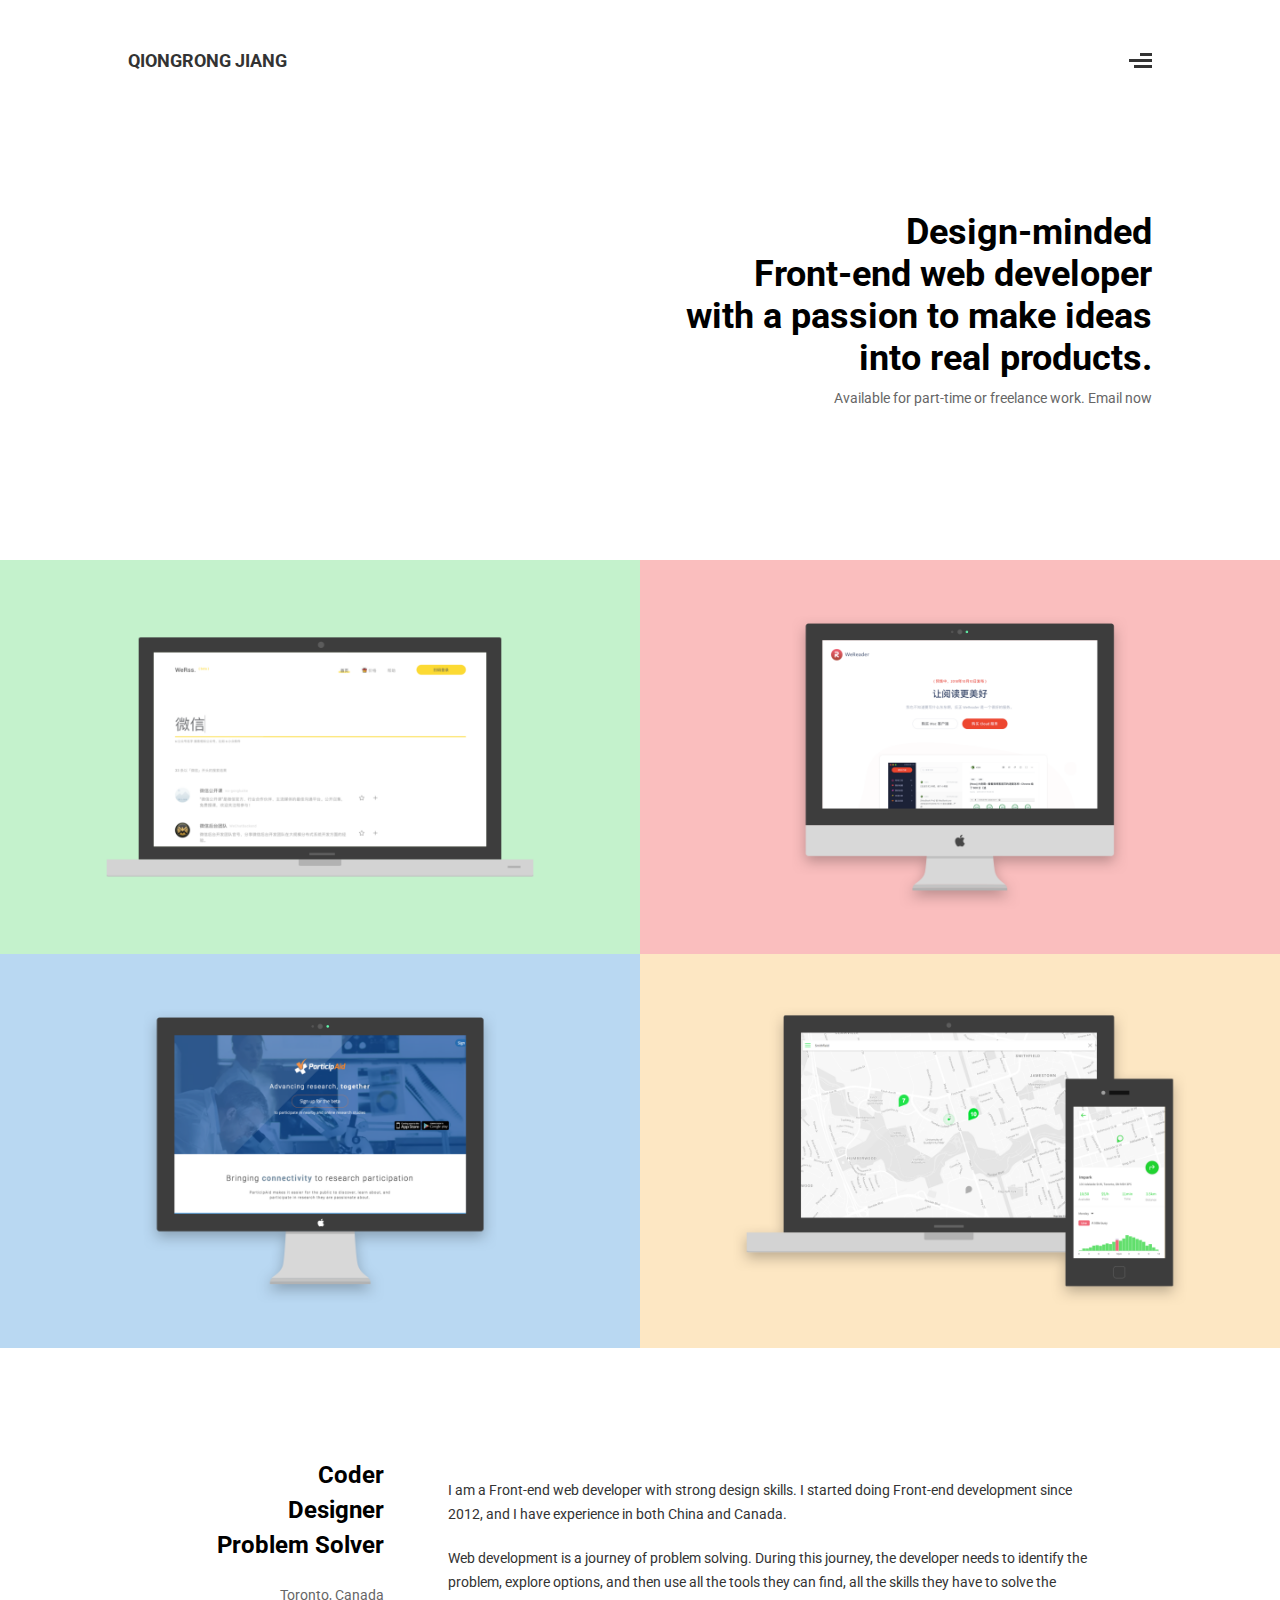
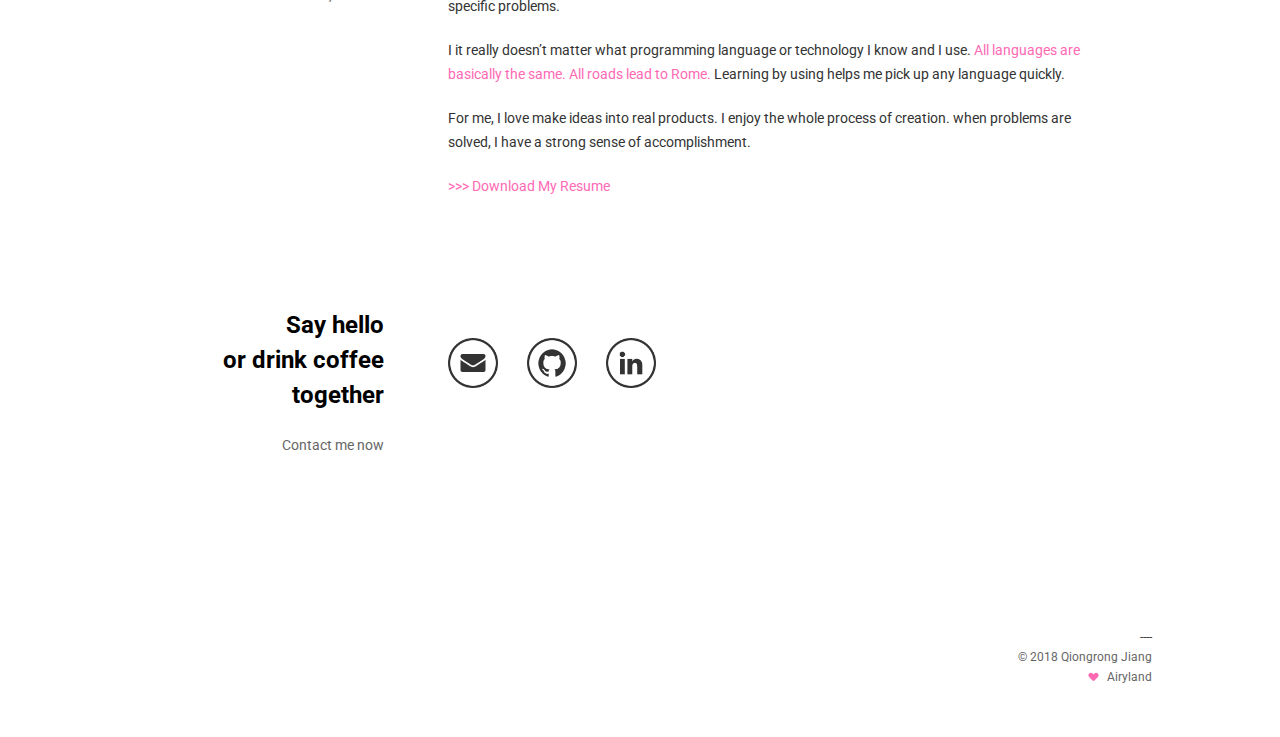
<file: index.html>
<!DOCTYPE html>
<html lang="en">
	<head>
		<meta charset="UTF-8">
		<meta name="viewport" content="width=device-width,initial-scale=1,user-scalable=0">
		<title>Qiongrong Jiang - Portfolio</title>
		<link href='https://fonts.googleapis.com/css?family=Roboto:400,300,500,700' rel='stylesheet' type='text/css'>
		<link rel="stylesheet" href="css/main.css">
	</head>

	<body>
		<main class="main-wrapper">
			<!-- main header -->
			<header class="main-header container">
				<a
					href="http://qiongrongjiang.com/"
					class="logo">
					QIONGRONG JIANG
				</a>

				<nav class="main-nav">
					<a
						href="#work"
						class="line-through nav__item">
						Work
					</a>

					<a
						href="#about"
						class="line-through nav__item">
						About
					</a>

					<a
						href="#contact"
						class="line-through nav__item">
						Contact
					</a>

					<ul class="nav__icon">
						<li class="icon__line icon--top"></li>
						<li class="icon__line icon--mid"></li>
						<li class="icon__line icon--bottom"></li>
						<li class="icon__arrow"></li>
					</ul>
				</nav>
			</header>

			<!-- main content -->
			<div class="main-content">
				<!-- intro -->
				<div class="content__slogan container">
					<div class="content__intro">
						<h2>
							Design-minded<br>Front-end web developer<br>with a passion to make ideas<br>into real products.
						</h2>

						<p class="caption">
							Available for part-time or freelance work.
							<a
								href="mailto:qiongrongjiang@gmail.com"
								class="line-through">Email</a>
							now
						</p>
					</div>
				</div>

				<!-- work -->
				<div
					class="work__list"
					id="work">
					<div class="work__showcase">
						<a
							href="https://werss.app/"
							target="_blank">
							<img
								src="img/werss.png"
								alt="WeRss">

							<div class="work__info">
								<h3>WeRss</h3>
								<p>----</p>
								<p>Design , Vue.js</p>
							</div>
						</a>
					</div>

					<div class="work__showcase">
						<a
							href="https://wereader.app/"
							target="_blank">
							<img
								src="img/wereader.png"
								alt="WeReader">

							<div class="work__info">
								<h3>WeReader</h3>
								<p>----</p>
								<p>Design , Electron , Vue.js</p>
							</div>
						</a>
					</div>

					<div class="work__showcase">
						<a href="participaid.html">
							<img
								src="img/participaid.png"
								alt="ParticipAid">

							<div class="work__info">
								<h3>ParticipAid</h3>
								<p>----</p>
								<p>JQuery , Twig , Symfony</p>
							</div>
						</a>
					</div>

					<div class="work__showcase">
						<a href="espacio.html">
							<img
								src="img/espacio.png"
								alt="Espacio">

							<div class="work__info">
								<h3>Espacio</h3>
								<p>----</p>
								<p>Vue.js , Webpack , Node.js</p>
							</div>
						</a>
					</div>
				</div>

				<!-- about -->
				<div
					class="main-sub"
					id="about">
					<aside class="sub-sidebar">
						<h2>
							Coder<br>Designer<br>Problem Solver
						</h2>

						<p class="caption">
							Toronto, Canada
						</p>
					</aside>

					<div class="sub-content">
						<p>
							I am a Front-end web developer with strong design skills. I started doing Front-end development since 2012, and I have experience in both China and Canada.
						</p>

						<p>
							Web development is a journey of problem solving. During this journey, the developer needs to identify the problem, explore options, and then use all the tools they can find, all the skills they have to solve the specific problems.
						</p>

						<p>
							I it really doesn’t matter what programming language or technology I know and I use. <span class="color--pink">All languages ​​are basically the same. All roads lead to Rome.</span> Learning by using helps me pick up any language quickly.
						</p>

						<p>
							For me, I love make ideas into real products. I enjoy the whole process of creation. when problems are solved, I have a strong sense of accomplishment.
						</p>

						<p>
							<a
								href="http://qiongrongjiang.com/qiongrongjiang_resume.pdf"
								class="color--pink"
								target="_blank">
								>>> Download My Resume
							</a>
						</p>
					</div>
				</div>

				<!-- contact -->
				<div
					class="main-sub"
					id="contact">
					<aside class="sub-sidebar">
						<h2>
							Say hello<br>or drink coffee<br>together
						</h2>

						<p class="caption">
							Contact me now
						</p>
					</aside>

					<div class="sub-content">
						<ul class="contact__list">
							<li class="contact__item">
								<a
									href="mailto:qiongrongjiang@gmail.com"
									title="Email">
									<img
										src="img/email.png"
										alt="Email"
										width="50">
								</a>
							</li>

							<li class="contact__item">
								<a
									href="https://github.com/QiongrongJiang"
									title="Github"
									target="_blank">
									<img
										src="img/github.png"
										alt="Github Link"
										width="50">
								</a>
							</li>

							<li class="contact__item">
								<a
									href="https://www.linkedin.com/in/qiongrongjiang/"
									title="LinkedIn"
									target="_blank">
									<img
										src="img/linkedin.png"
										alt="LinkedIn Link"
										width="50">
								</a>
							</li>
						</ul>
					</div>
				</div>
			</div>

			<!-- main footer -->
			<footer class="main-footer container">
				<p>
					----
				</p>

				<p class="caption">
					© 2018 Qiongrong Jiang
				</p>

				<p>
					<a
						href="https://github.com/airyland/vux"
						title="I Love U"
						class="footer__link iloveu hover__color--pink"
						target="_blank">
						<span class="myheart background--pink"></span>
						Airyland
					</a>
				</p>
			</footer>
		</main>

		<script src="http://code.jquery.com/jquery-1.12.0.min.js"></script>
		<script src="js/main.js"></script>
	</body>
</html>
</file>
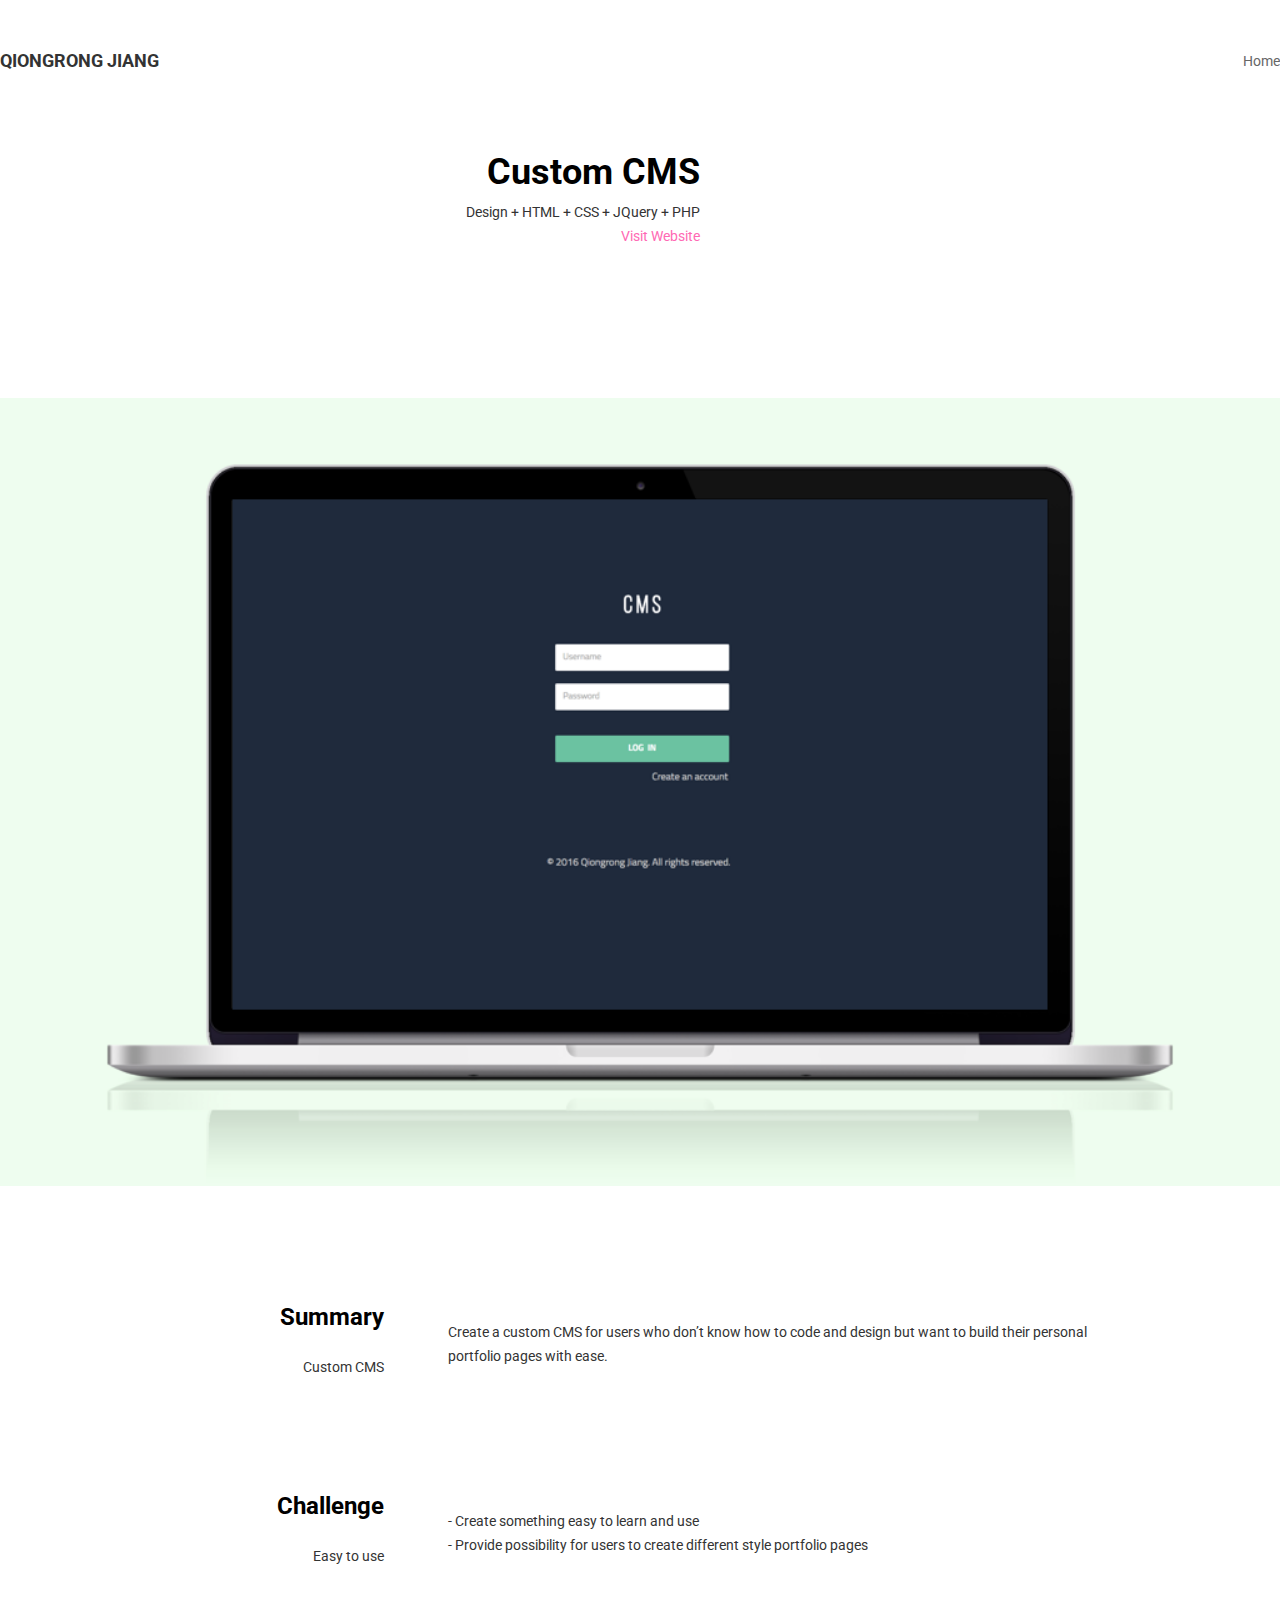
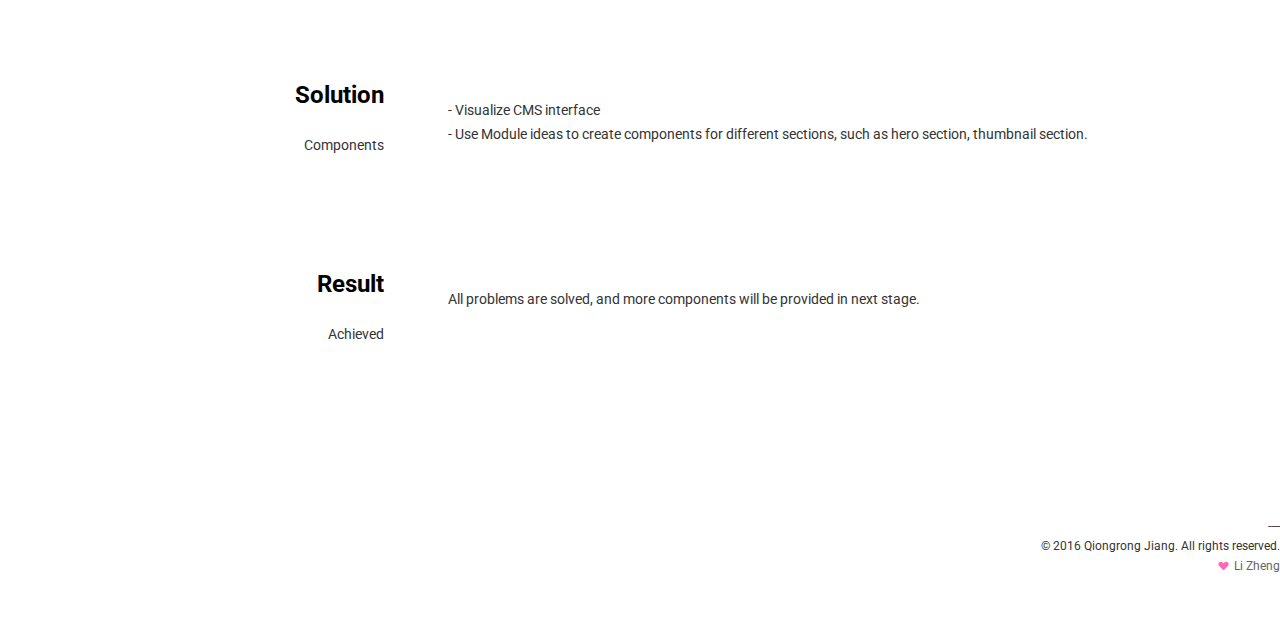
<file: cms.html>
<!DOCTYPE html>
<html lang="en">
<head>
	<meta charset="UTF-8">
	<title>Qiongrong Jiang - Portfolio</title>
	<link href='https://fonts.googleapis.com/css?family=Roboto:400,300,500,700' rel='stylesheet' type='text/css'>
	<link rel="stylesheet" href="css/main.css">
</head>
<body>
	<main class="main-wrapper">
		<!-- main header -->
		<header class="main-header">
			<a href="" class="logo">QIONGRONG JIANG</a>

			<nav class="main-nav">

				<ul class="nav__list nav__list--show">
					<li>
						<a href="http://qiongrongjiang.com/" class="line-through">Home</a>
					</li>
				</ul>
			</nav>
		</header>

		<!-- main content -->
		<div class="main-content">
			<!-- intro -->
			<div class="content__intro float--right text-align--right color--darkgrey">
				<h2>Custom CMS</h2>
				<p>Design + HTML + CSS + JQuery + PHP</p>
				<p><a href="http://cms.qiongrongjiang.com/" class="color--pink">Visit Website</a></p>
			</div>
			<!-- hero image -->
			<img src="img/cms.png" alt="" class="hero-img">
			<!-- detail -->
			<div class="main-sub">
				<aside class="sub-sidebar float--left text-align--right color--darkgrey">
					<h2>Summary</h2>
					<p>Custom CMS</p>
				</aside>
				<div class="sub-content float--left">
					<p>Create a custom CMS for users who don’t know how to code and design but want to build their personal portfolio pages with ease.</p>
				</div>
			</div>
			<div class="main-sub">
				<aside class="sub-sidebar float--left text-align--right color--darkgrey">
					<h2>Challenge</h2>
					<p>Easy to use</p>
				</aside>
				<div class="sub-content float--left">
					<p>- Create something easy to learn and use <br>
- Provide possibility for users to create different style portfolio pages </p>
				</div>
			</div>
			<div class="main-sub">
				<aside class="sub-sidebar float--left text-align--right color--darkgrey">
					<h2>Solution</h2>
					<p>Components</p>
				</aside>
				<div class="sub-content float--left">
					<p>- Visualize CMS interface <br>
- Use Module ideas to create components for different sections, such as hero section, thumbnail section.</p>
				</div>
			</div>
			<div class="main-sub">
				<aside class="sub-sidebar float--left text-align--right color--darkgrey">
					<h2>Result</h2>
					<p>Achieved</p>
				</aside>
				<div class="sub-content float--left">
					<p>All problems are solved, and more components will be provided in next stage.</p>
				</div>
			</div>
		</div>

		<!-- main footer -->
		<footer class="main-footer text-align--right color--darkgrey">
			<p>----</p>
			<p class="footer__copyright">© 2016 Qiongrong Jiang. All rights reserved.</p>
			<p><a href="http://mao.li/" title="I Love U" class="footer__link iloveu hover__color--pink"><span class="myheart background--pink"></span>Li Zheng</a></p>
		</footer>
	</main>
	<script src="//code.jquery.com/jquery-1.12.0.min.js"></script>
	<script src="js/main.js"></script>
</body>
</html>
</file>
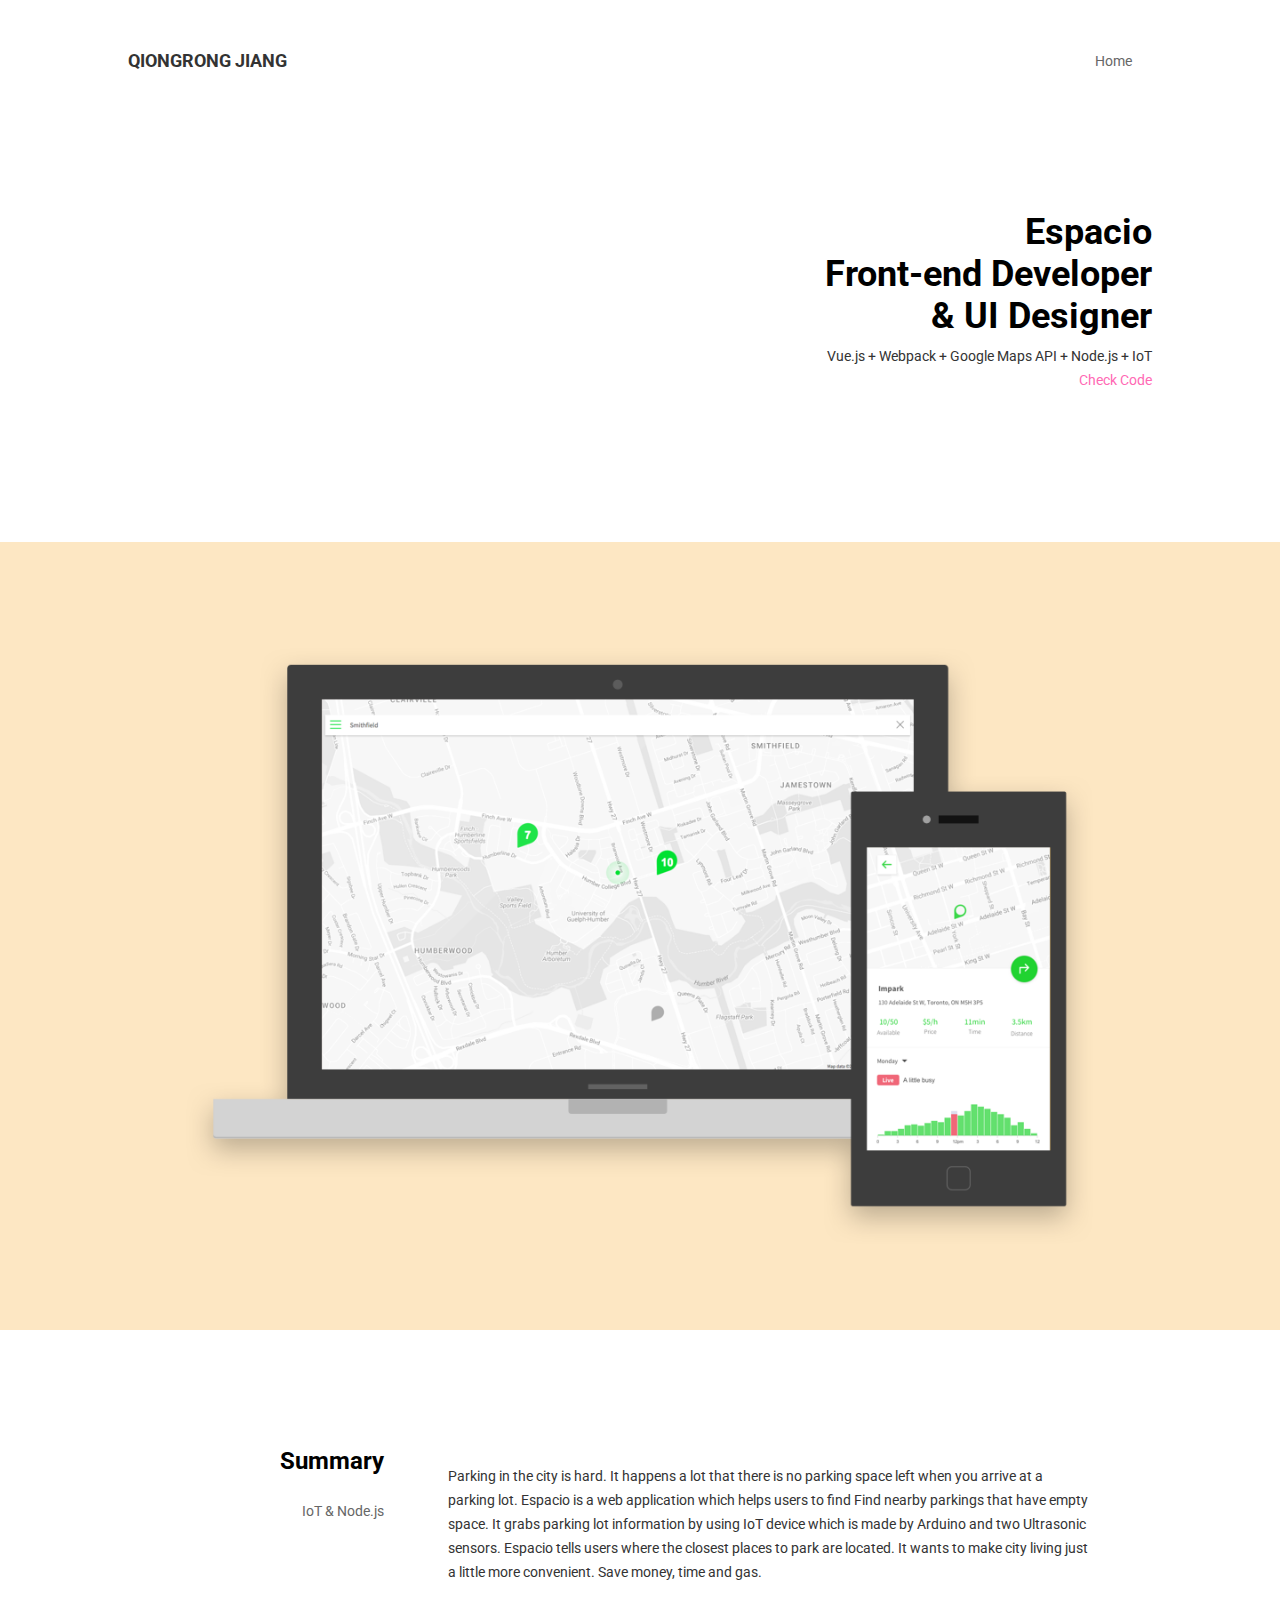
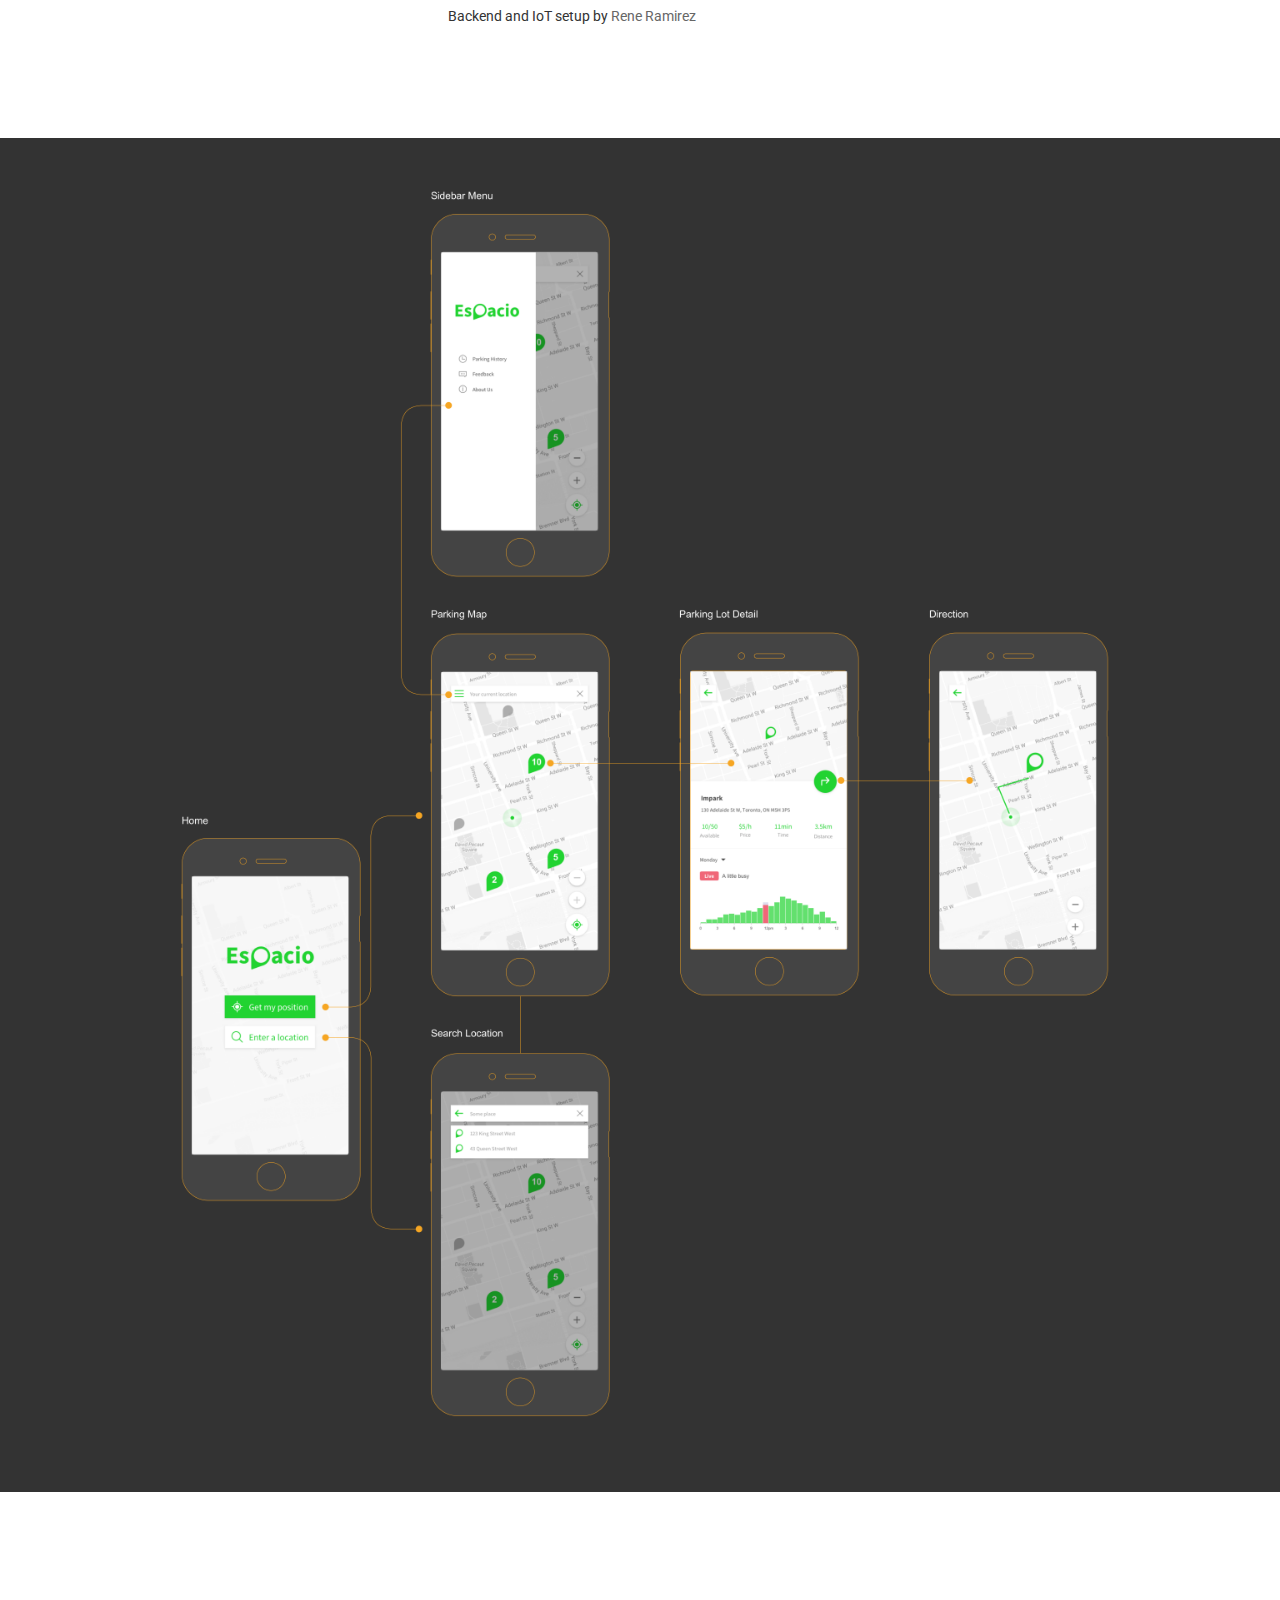
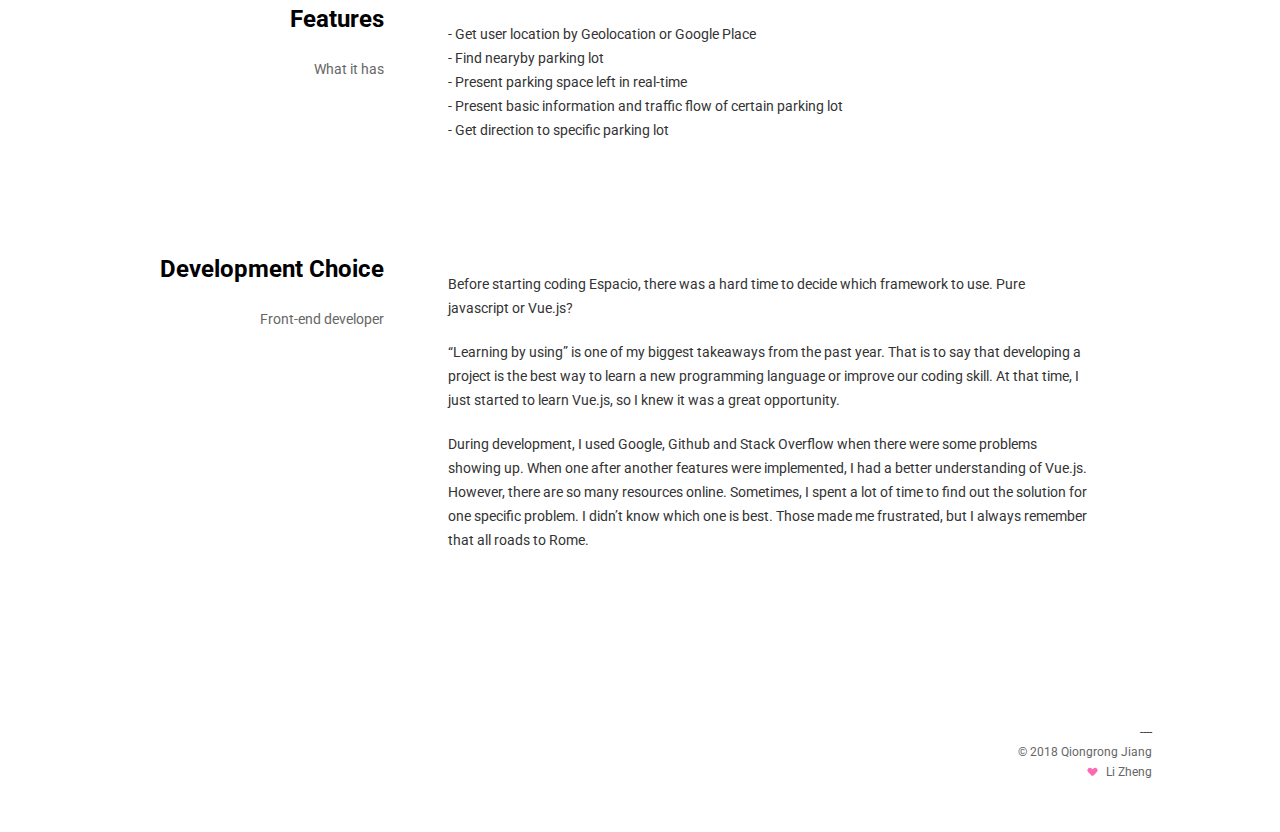
<file: espacio.html>
<!DOCTYPE html>
<html lang="en">
	<head>
		<meta charset="UTF-8">
		<meta name="viewport" content="width=device-width,initial-scale=1,user-scalable=0">
		<title>Qiongrong Jiang - Portfolio</title>
		<link href='https://fonts.googleapis.com/css?family=Roboto:400,300,500,700' rel='stylesheet' type='text/css'>
		<link rel="stylesheet" href="css/main.css">
	</head>

	<body class="work-page">
		<main class="main-wrapper">
			<!-- main header -->
			<header class="main-header container">
				<a
					href="http://qiongrongjiang.com/"
					class="logo">
					QIONGRONG JIANG
				</a>

				<nav class="main-nav sec-nav">
					<a
						href="http://qiongrongjiang.com/"
						class="line-through nav__item sec-nav__item">
						Home
					</a>
				</nav>
			</header>

			<!-- main content -->
			<div class="main-content">
				<!-- intro -->
				<div class="content__slogan container">
					<div class="content__intro">
						<h2>
							Espacio<br> Front-end Developer<br> & UI Designer
						</h2>

		        <p>
							Vue.js + Webpack + Google Maps API + Node.js + IoT
						</p>

						<p>
							<a
								href="https://github.com/QiongrongJiang/Espacio"
								class="color--pink"
								target="_blank">
								Check Code
							</a>
						</p>
					</div>
				</div>

				<!-- hero image -->
				<img
					src="img/espacio.png"
					alt="Espacio"
					class="hero-img">

				<!-- detail -->
				<div class="main-sub">
					<aside class="sub-sidebar">
						<h2>
							Summary
						</h2>

						<p class="caption">
							IoT & Node.js
						</p>
					</aside>

					<div class="sub-content">
						<p>
							Parking in the city is hard. It happens a lot that there is no parking space left when you arrive at a parking lot. Espacio is a web application which helps users to find Find nearby parkings that have empty space. It grabs parking lot information by using IoT device which is made by Arduino and two Ultrasonic sensors.
	          Espacio tells users where the closest places to park are located. It wants to make city living just a little more convenient. Save money, time and gas.
						</p>

	          <p>
							Backend and IoT setup by
							<a
								href="https://github.com/reneszabo"
								class="hover__color--pink"
								target="_blank">
								Rene Ramirez
							</a>
						</p>
					</div>
				</div>

	      <div class="main-sub">
	        <img
						src="img/espacio-userflow.png"
						alt="Espacio Userflow"
						class="hero-img">
	      </div>

	      <div class="main-sub">
					<aside class="sub-sidebar">
						<h2>
							Features
						</h2>

						<p class="caption">
							What it has
						</p>
					</aside>

					<div class="sub-content">
	          <p>- Get user location by Geolocation or Google Place <br>
	            - Find nearyby parking lot <br>
	            - Present parking space left in real-time <br>
	            - Present basic information and traffic flow of certain parking lot <br>
	            - Get direction to specific parking lot
	          </p>
					</div>
				</div>

				<div class="main-sub">
					<aside class="sub-sidebar">
						<h2>
							Development Choice
						</h2>

						<p class="caption">
							Front-end developer
						</p>
					</aside>

					<div class="sub-content">
	          <p>
							Before starting coding Espacio, there was a hard time to decide which framework to use. Pure javascript or Vue.js?
						</p>

	          <p>
							“Learning by using” is one of my biggest takeaways from the past year. That is to say that developing a project is the best way to learn a new programming language or improve our coding skill. At that time, I just started to learn Vue.js, so I knew it was a great opportunity.
						</p>

	          <p>
							During development, I used Google, Github and Stack Overflow when there were some problems showing up. When one after another features were implemented, I had a better understanding of Vue.js. However, there are so many resources online. Sometimes, I spent a lot of time to find out the solution for one specific problem. I didn’t know which one is best. Those made me frustrated, but I always remember that all roads to Rome.
						</p>
					</div>
				</div>
			</div>

			<!-- main footer -->
			<footer class="main-footer container">
				<p>
					----
				</p>

				<p class="caption">
					© 2018 Qiongrong Jiang
				</p>

				<p>
					<a
						href="https://github.com/airyland/vux"
						title="I Love U"
						class="footer__link iloveu hover__color--pink">
						<span class="myheart background--pink"></span>
						Li Zheng
					</a>
				</p>
			</footer>
		</main>

		<script src="http://code.jquery.com/jquery-1.12.0.min.js"></script>
		<script src="js/main.js"></script>
	</body>
</html>
</file>
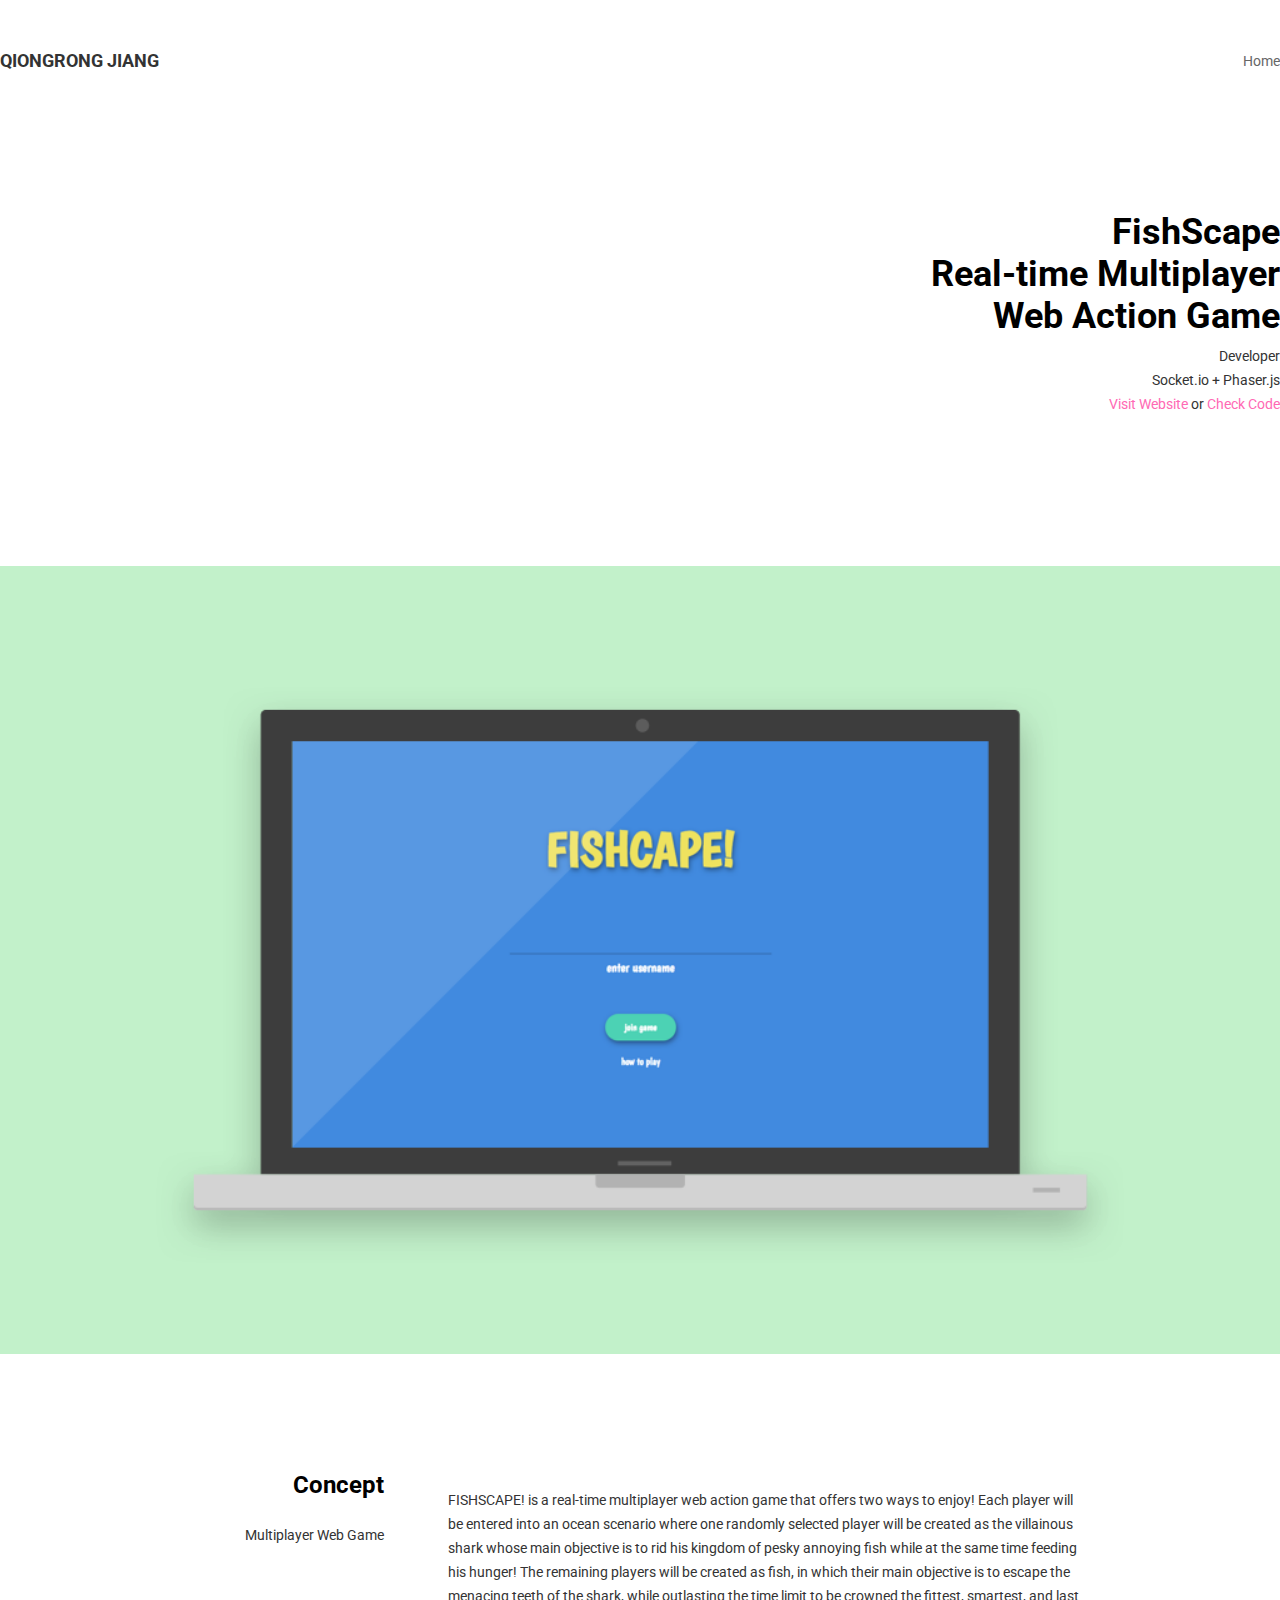
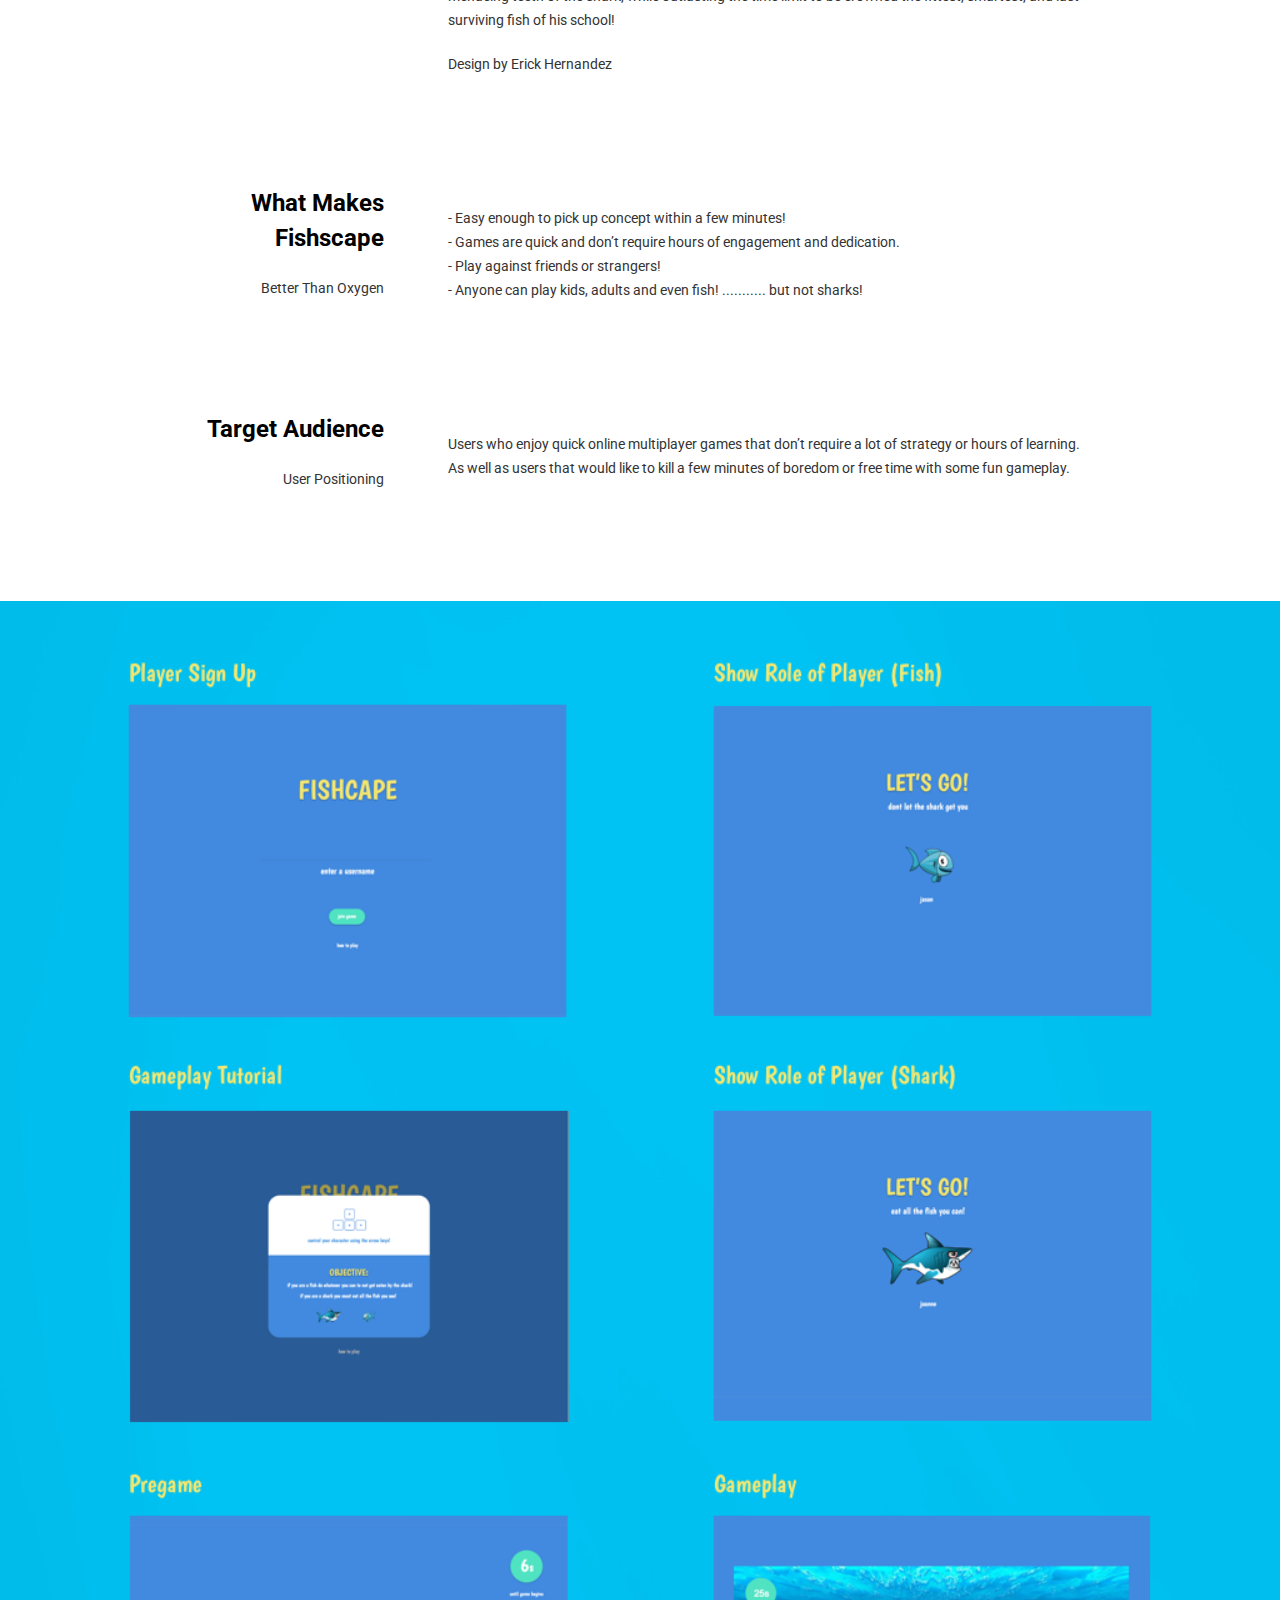
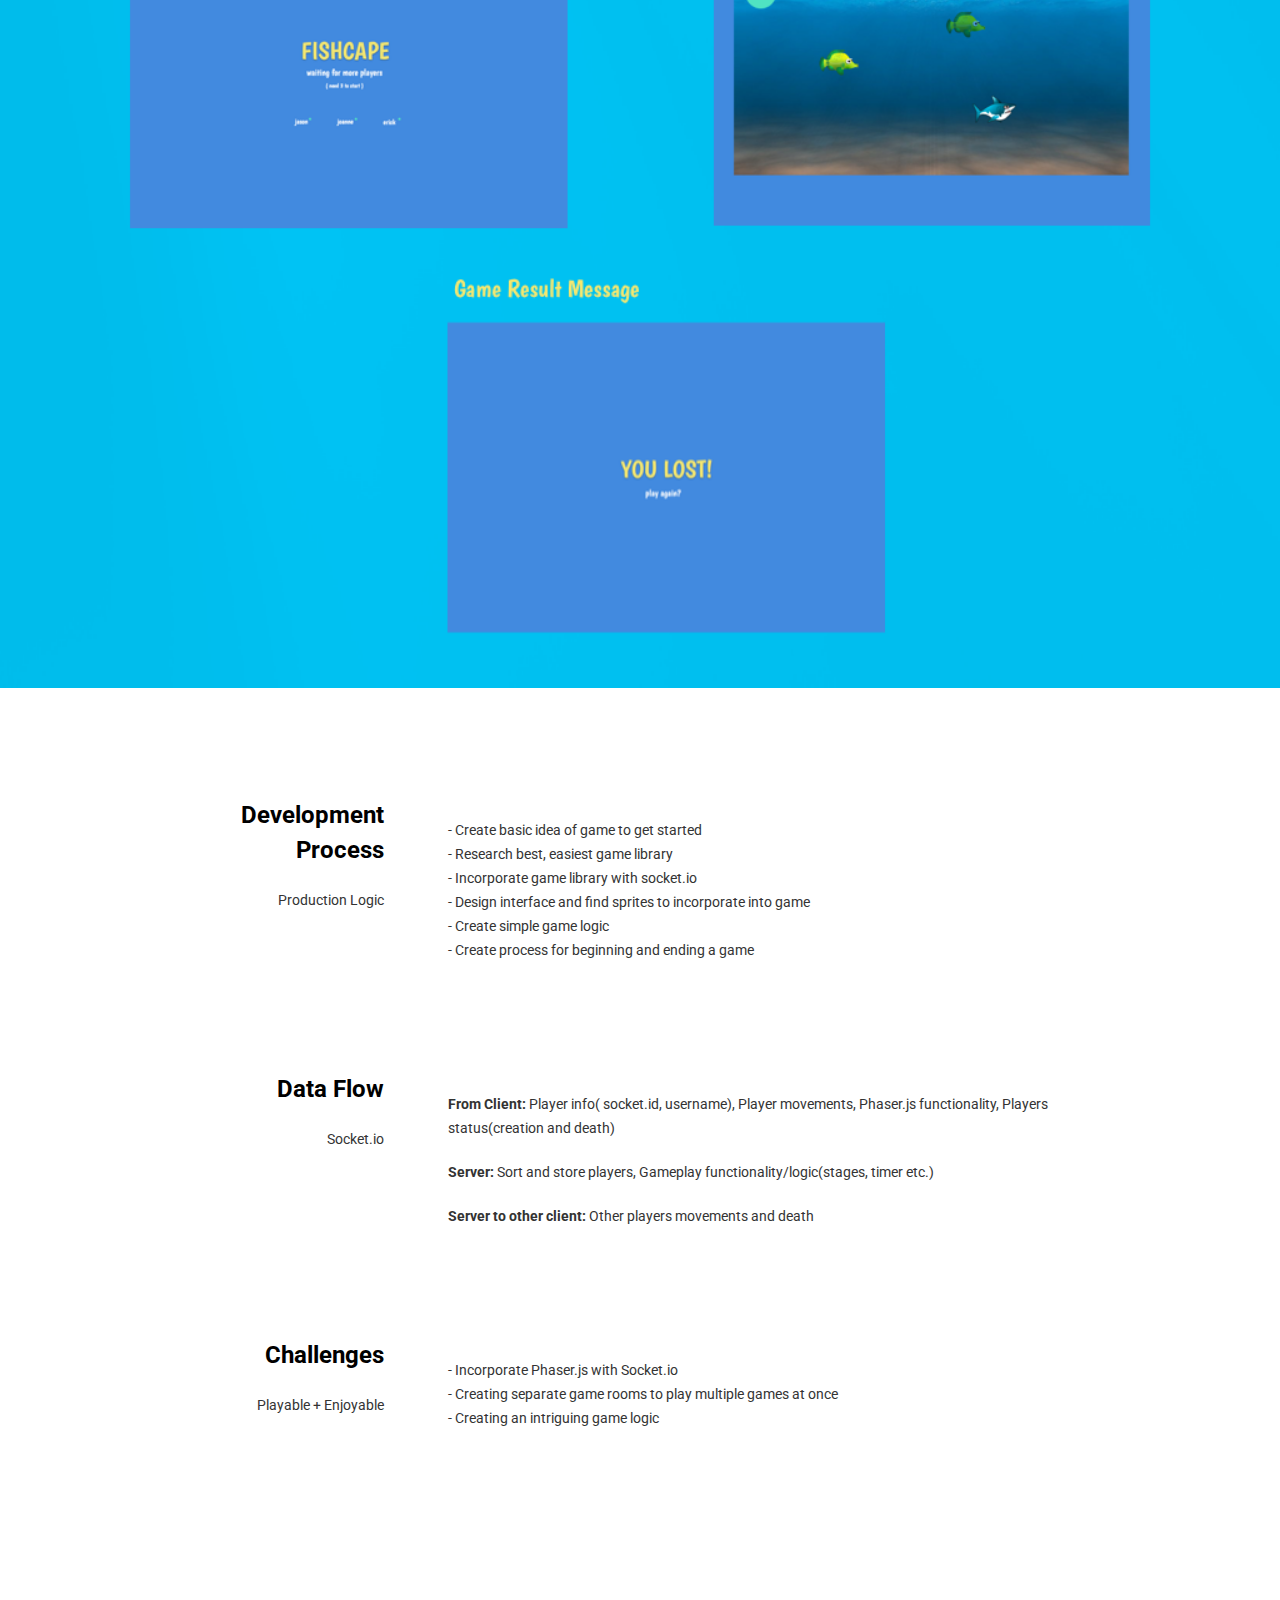
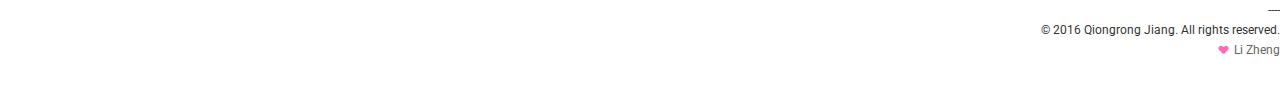
<file: fishscape.html>
<!DOCTYPE html>
<html lang="en">
<head>
	<meta charset="UTF-8">
	<meta name="viewport" content="width=device-width,initial-scale=1,user-scalable=0">
	<title>Qiongrong Jiang - Portfolio</title>
	<link href='https://fonts.googleapis.com/css?family=Roboto:400,300,500,700' rel='stylesheet' type='text/css'>
	<link rel="stylesheet" href="css/main.css">
</head>
<body class="work-page">
	<main class="main-wrapper">
		<!-- main header -->
		<header class="main-header">
			<a href="http://qiongrongjiang.com/" class="logo">QIONGRONG JIANG</a>

			<nav class="main-nav">

				<ul class="nav__list nav__list--show">
					<li>
						<a href="http://qiongrongjiang.com/" class="line-through">Home</a>
					</li>
				</ul>
			</nav>
		</header>

		<!-- main content -->
		<div class="main-content">
			<!-- intro -->
			<div class="content__slogan">
				<div class="content__intro float--right text-align--right color--darkgrey">
					<h2>FishScape<br> Real-time Multiplayer<br> Web Action Game</h2>
	        <p>Developer</p>
					<p>Socket.io + Phaser.js</p>
					<p><a href="https://fishscape.herokuapp.com/" class="color--pink" target="_blank">Visit Website</a>  or  <a href="https://github.com/QiongrongJiang/fishscape" class="color--pink" target="_blank">Check Code</a></p>
				</div>
			</div>

			<!-- hero image -->
			<img src="img/fishscape.png" alt="" class="hero-img">
			<!-- detail -->
			<div class="main-sub">
				<aside class="sub-sidebar float--left text-align--right color--darkgrey">
					<h2>Concept</h2>
					<p>Multiplayer Web Game</p>
				</aside>
				<div class="sub-content float--left">
					<p>FISHSCAPE! is a real-time multiplayer web action game that offers two ways to enjoy! Each player will be entered into an ocean scenario where one randomly selected player will be created as the villainous shark whose main objective is to rid his kingdom of pesky annoying fish while at the same time feeding his hunger! The remaining players will be created as fish, in which their main objective is to escape the menacing teeth of the shark, while outlasting the time limit to be crowned the fittest, smartest, and last surviving fish of his school!</p>
          <p>Design by <a href="http://ehz.design/" class="hover__color--pink" target="_blank"></a>Erick Hernandez</p>
				</div>
			</div>
			<div class="main-sub">
				<aside class="sub-sidebar float--left text-align--right color--darkgrey">
					<h2>What Makes <br>Fishscape</h2>
					<p>Better Than Oxygen</p>
				</aside>
				<div class="sub-content float--left">
					<p>- Easy enough to pick up concept within a few minutes! <br>
						- Games are quick and don’t require hours of engagement and dedication. <br>
						- Play against friends or strangers! <br>
						- Anyone can play kids, adults and even fish! ........... but not sharks!</p>
				</div>
			</div>
			<div class="main-sub">
				<aside class="sub-sidebar float--left text-align--right color--darkgrey">
					<h2>Target Audience</h2>
					<p>User Positioning</p>
				</aside>
				<div class="sub-content float--left">
					<p>Users who enjoy quick online multiplayer games that don’t require a lot of strategy or hours of learning. As well as users that would like to kill a few minutes of boredom or free time with some fun gameplay. </p>
				</div>
			</div>
			<div class="main-sub">
        <img src="img/fishscape-design.png" alt="" class="hero-img">
      </div>
			<div class="main-sub">
				<aside class="sub-sidebar float--left text-align--right color--darkgrey">
					<h2>Development <br>Process</h2>
					<p>Production Logic</p>
				</aside>
				<div class="sub-content float--left">
					<p>- Create basic idea of game to get started <br>
					- Research best, easiest game library <br>
					- Incorporate game library with socket.io <br>
					- Design interface and find sprites to incorporate into game <br>
					- Create simple game logic <br>
					- Create process for beginning and ending a game</p>
				</div>
			</div>
			<div class="main-sub">
				<aside class="sub-sidebar float--left text-align--right color--darkgrey">
					<h2>Data Flow</h2>
					<p>Socket.io</p>
				</aside>
				<div class="sub-content float--left">
					<p><b>From Client:</b> Player info( socket.id, username), Player movements, Phaser.js functionality, Players status(creation and death)</p>
					<p><b>Server:</b> Sort and store players, Gameplay functionality/logic(stages, timer etc.)</p>
					<p><b>Server to other client:</b> Other players movements and death</p>
				</div>
			</div>
			<div class="main-sub">
				<aside class="sub-sidebar float--left text-align--right color--darkgrey">
					<h2>Challenges</h2>
					<p>Playable + Enjoyable</p>
				</aside>
				<div class="sub-content float--left">
					<p>- Incorporate Phaser.js with Socket.io<br>
- Creating separate game rooms to play multiple games at once <br>
- Creating an intriguing game logic</p>
				</div>
			</div>
		</div>

		<!-- main footer -->
		<footer class="main-footer text-align--right color--darkgrey">
			<p>----</p>
			<p class="footer__copyright">© 2016 Qiongrong Jiang. All rights reserved.</p>
			<p><a href="http://mao.li/" title="I Love U" class="footer__link iloveu hover__color--pink"><span class="myheart background--pink"></span>Li Zheng</a></p>
		</footer>
	</main>
	<script src="http://code.jquery.com/jquery-1.12.0.min.js"></script>
	<script src="js/main.js"></script>
</body>
</html>
</file>
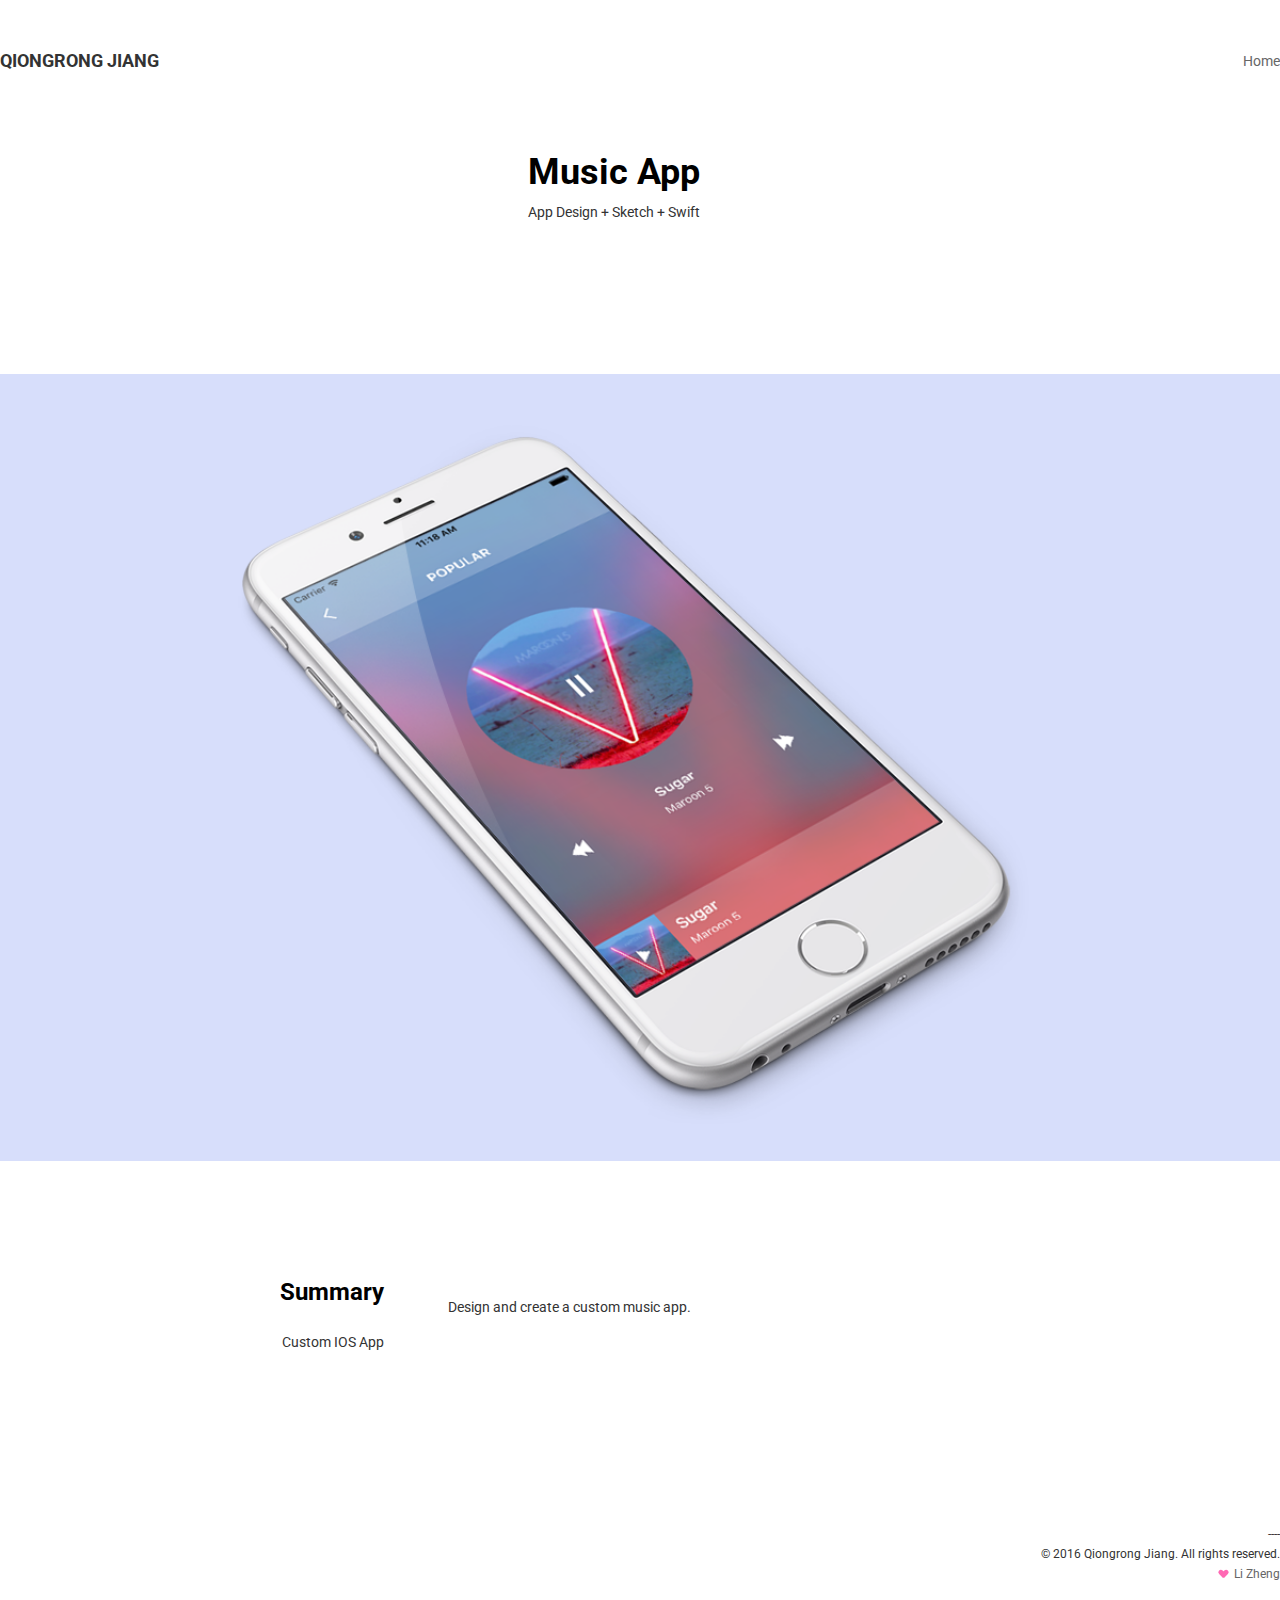
<file: music.html>
<!DOCTYPE html>
<html lang="en">
<head>
	<meta charset="UTF-8">
	<title>Qiongrong Jiang - Portfolio</title>
	<link href='https://fonts.googleapis.com/css?family=Roboto:400,300,500,700' rel='stylesheet' type='text/css'>
	<link rel="stylesheet" href="css/main.css">
</head>
<body>
	<main class="main-wrapper">
		<!-- main header -->
		<header class="main-header">
			<a href="" class="logo">QIONGRONG JIANG</a>

			<nav class="main-nav">

				<ul class="nav__list nav__list--show">
					<li>
						<a href="http://qiongrongjiang.com/" class="line-through">Home</a>
					</li>
				</ul>
			</nav>
		</header>

		<!-- main content -->
		<div class="main-content">
			<!-- intro -->
			<div class="content__intro float--right text-align--right color--darkgrey">
				<h2>Music App</h2>
				<p>App Design + Sketch + Swift</p>
			</div>
			<!-- hero image -->
			<img src="img/music.png" alt="" class="hero-img">
			<!-- detail -->
			<div class="main-sub">
				<aside class="sub-sidebar float--left text-align--right color--darkgrey">
					<h2>Summary</h2>
					<p>Custom IOS App</p>
				</aside>
				<div class="sub-content float--left">
					<p>Design and create a custom music app.</p>
				</div>
			</div>
		</div>

		<!-- main footer -->
		<footer class="main-footer text-align--right color--darkgrey">
			<p>----</p>
			<p class="footer__copyright">© 2016 Qiongrong Jiang. All rights reserved.</p>
			<p><a href="http://mao.li/" title="I Love U" class="footer__link iloveu hover__color--pink"><span class="myheart background--pink"></span>Li Zheng</a></p>
		</footer>
	</main>
	<script src="//code.jquery.com/jquery-1.12.0.min.js"></script>
	<script src="js/main.js"></script>
</body>
</html>
</file>
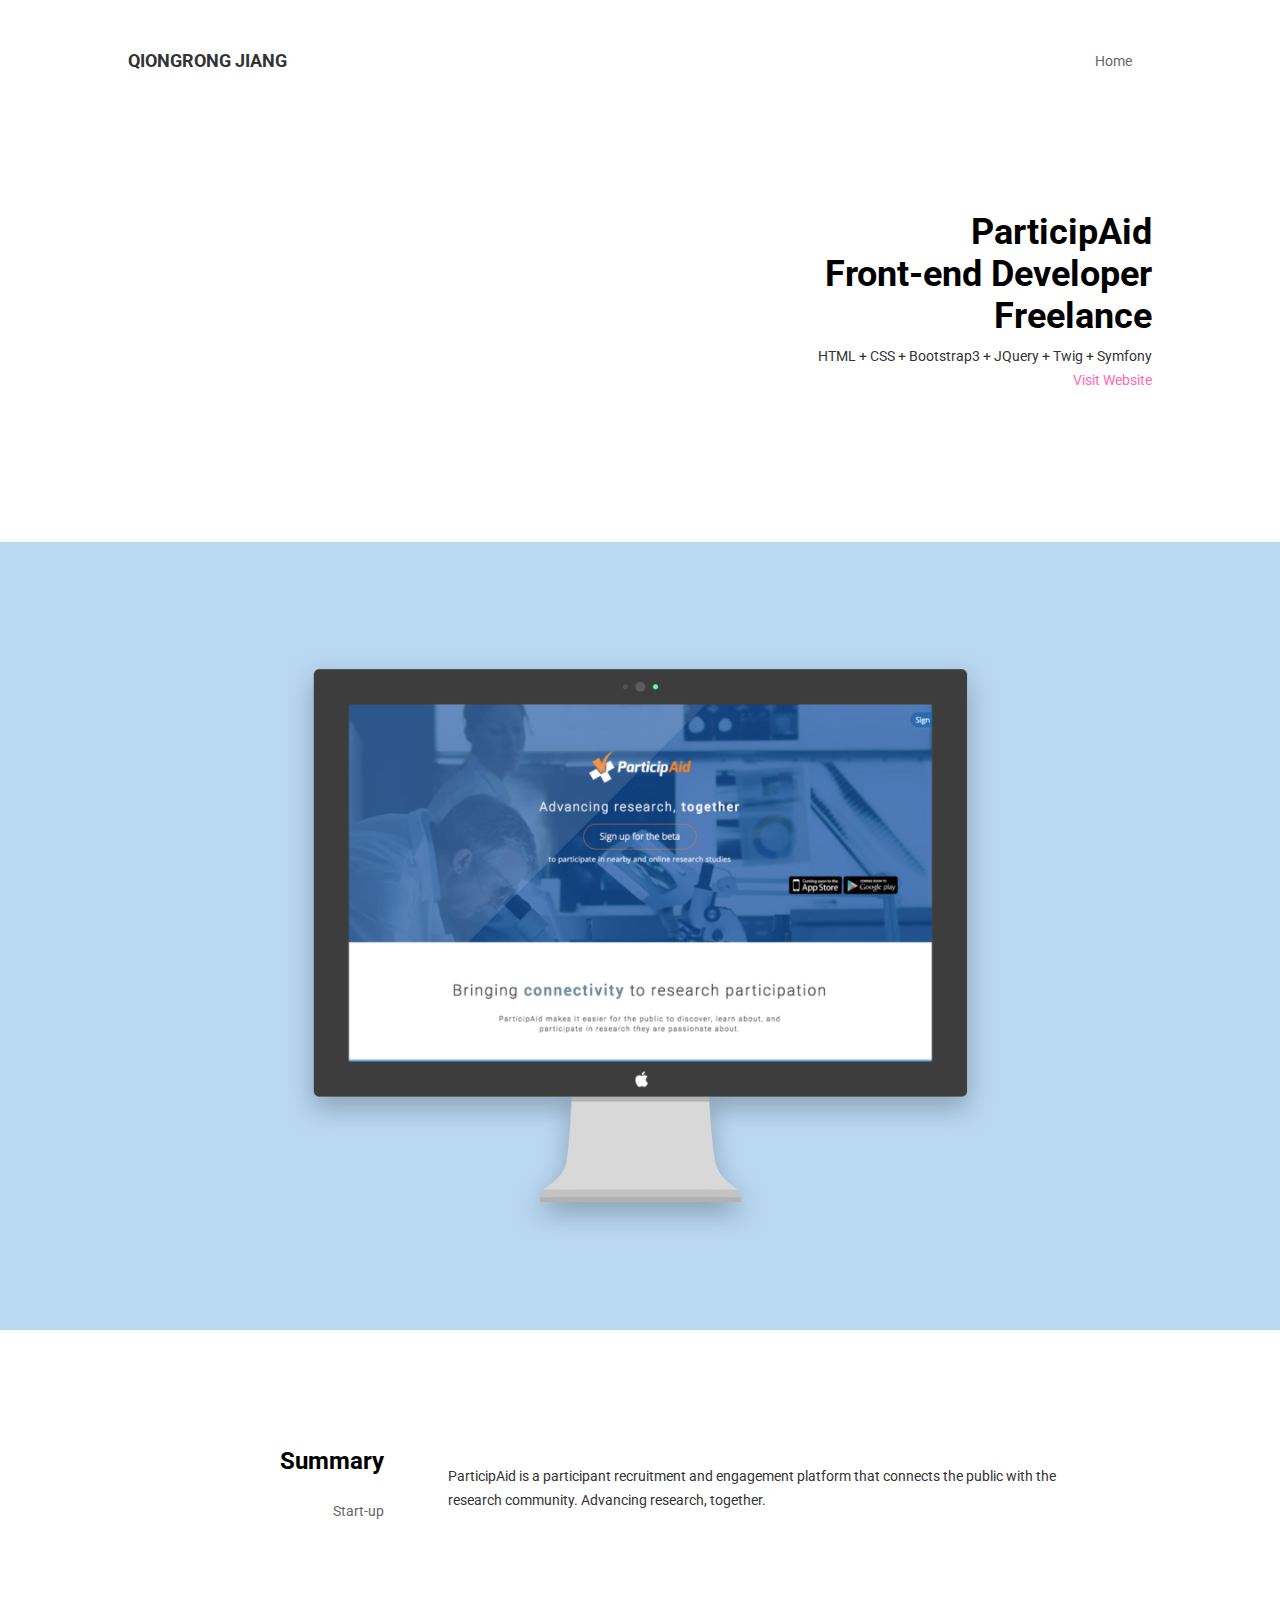
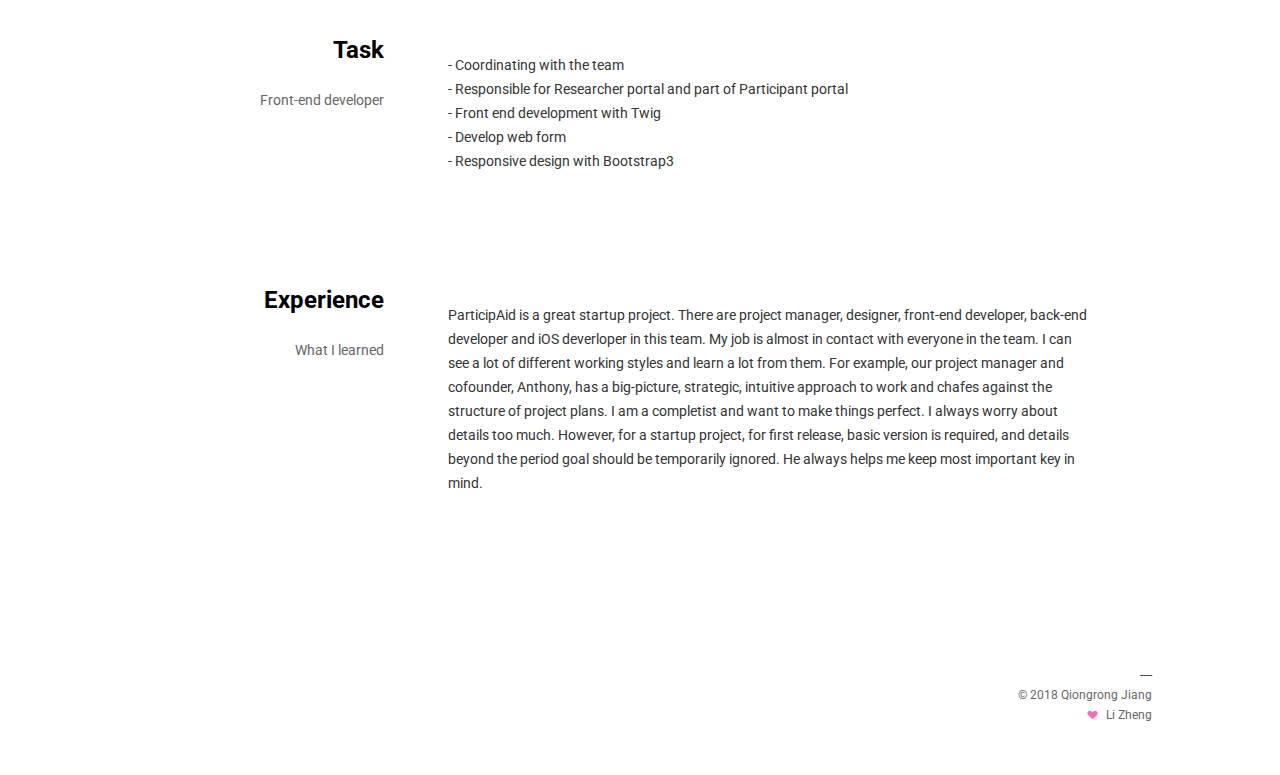
<file: participaid.html>
<!DOCTYPE html>
<html lang="en">
	<head>
		<meta charset="UTF-8">
		<meta name="viewport" content="width=device-width,initial-scale=1,user-scalable=0">
		<title>Qiongrong Jiang - Portfolio</title>
		<link href='https://fonts.googleapis.com/css?family=Roboto:400,300,500,700' rel='stylesheet' type='text/css'>
		<link rel="stylesheet" href="css/main.css">
	</head>

	<body class="work-page">
		<main class="main-wrapper">
			<!-- main header -->
			<header class="main-header container">
				<a
					href="http://qiongrongjiang.com/"
					class="logo">
					QIONGRONG JIANG
				</a>

				<nav class="main-nav sec-nav">
					<a
						href="http://qiongrongjiang.com/"
						class="line-through nav__item sec-nav__item">
						Home
					</a>
				</nav>
			</header>

			<!-- main content -->
			<div class="main-content">
				<!-- intro -->
				<div class="content__slogan container">
					<div class="content__intro">
						<h2>
							ParticipAid<br> Front-end Developer<br> Freelance
						</h2>

		        <p>
							HTML + CSS + Bootstrap3 + JQuery + Twig + Symfony
						</p>

						<p>
							<a
								href="https://www.participaid.co/"
								class="color--pink"
								target="_blank">
								Visit Website
							</a>
						</p>
					</div>
				</div>

				<!-- hero image -->
				<img
					src="img/participaid.png"
					alt="ParticipAid"
					class="hero-img">

				<!-- detail -->
				<div class="main-sub">
					<aside class="sub-sidebar">
						<h2>
							Summary
						</h2>

						<p class="caption">
							Start-up
						</p>
					</aside>

					<div class="sub-content">
						<p>
							ParticipAid is a participant recruitment and engagement platform that connects the public with the research community. Advancing research, together.
						</p>
					</div>
				</div>

				<div class="main-sub">
					<aside class="sub-sidebar">
						<h2>
							Task
						</h2>

						<p class="caption">
							Front-end developer
						</p>
					</aside>

					<div class="sub-content">
	          <p>
							- Coordinating with the team <br>- Responsible for Researcher portal and part of Participant portal <br> - Front end development with Twig <br> - Develop web form <br> - Responsive design with Bootstrap3
	          </p>
					</div>
				</div>

				<div class="main-sub">
					<aside class="sub-sidebar">
						<h2>
							Experience
						</h2>

						<p class="caption">
							What I learned
						</p>
					</aside>

					<div class="sub-content">
	          <p>
							ParticipAid is a great startup project. There are project manager, designer, front-end developer, back-end developer and iOS deverloper in this team. My job is almost in contact with everyone in the team. I can see a lot of different working styles and learn a lot from them. For example, our project manager and cofounder, Anthony, has a big-picture, strategic, intuitive approach to work and chafes against the structure of project plans. I am a completist and want to make things perfect. I always worry about details too much. However, for a startup project, for first release, basic version is required, and details beyond the period goal should be temporarily ignored. He always helps me keep most important key in mind.
						</p>
					</div>
				</div>
			</div>

			<!-- main footer -->
			<footer class="main-footer container">
				<p>
					----
				</p>

				<p class="caption">
					© 2018 Qiongrong Jiang
				</p>

				<p>
					<a
						href="https://github.com/airyland/vux"
						title="I Love U"
						class="footer__link iloveu hover__color--pink">
						<span class="myheart background--pink"></span>
						Li Zheng
					</a>
				</p>
			</footer>
		</main>

		<script src="http://code.jquery.com/jquery-1.12.0.min.js"></script>
		<script src="js/main.js"></script>
	</body>
</html>
</file>
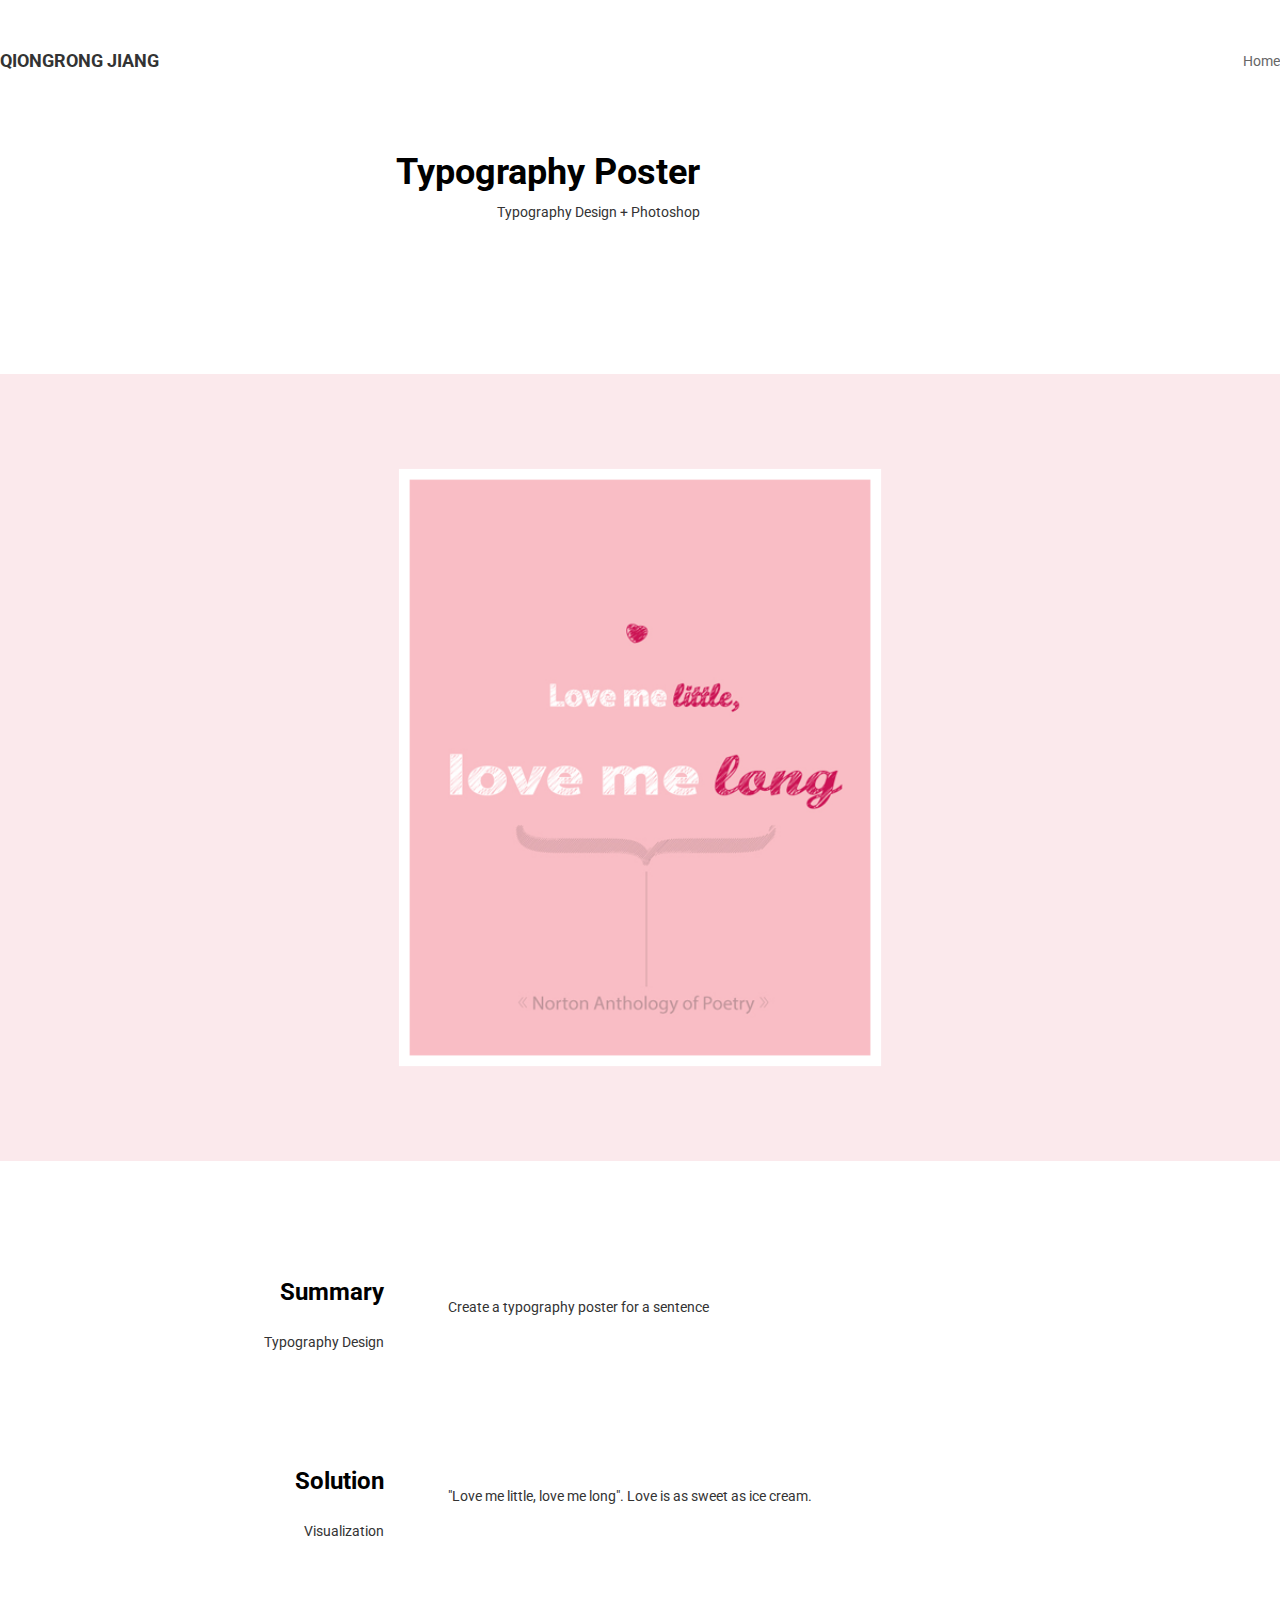
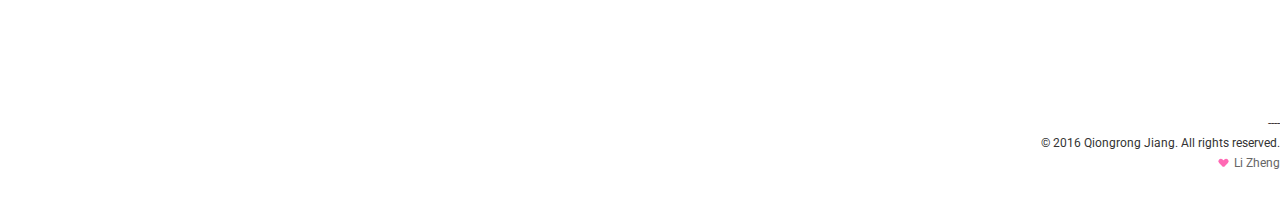
<file: poster.html>
<!DOCTYPE html>
<html lang="en">
<head>
	<meta charset="UTF-8">
	<title>Qiongrong Jiang - Portfolio</title>
	<link href='https://fonts.googleapis.com/css?family=Roboto:400,300,500,700' rel='stylesheet' type='text/css'>
	<link rel="stylesheet" href="css/main.css">
</head>
<body>
	<main class="main-wrapper">
		<!-- main header -->
		<header class="main-header">
			<a href="" class="logo">QIONGRONG JIANG</a>

			<nav class="main-nav">

				<ul class="nav__list nav__list--show">
					<li>
						<a href="http://qiongrongjiang.com/" class="line-through">Home</a>
					</li>
				</ul>
			</nav>
		</header>

		<!-- main content -->
		<div class="main-content">
			<!-- intro -->
			<div class="content__intro float--right text-align--right color--darkgrey">
				<h2>Typography Poster</h2>
				<p>Typography Design + Photoshop</p>
			</div>
			<!-- hero image -->
			<img src="img/poster.png" alt="" class="hero-img">
			<!-- detail -->
			<div class="main-sub">
				<aside class="sub-sidebar float--left text-align--right color--darkgrey">
					<h2>Summary</h2>
					<p>Typography Design</p>
				</aside>
				<div class="sub-content float--left">
					<p>Create a typography poster for a sentence</p>
				</div>
			</div>
			<div class="main-sub">
				<aside class="sub-sidebar float--left text-align--right color--darkgrey">
					<h2>Solution</h2>
					<p>Visualization</p>
				</aside>
				<div class="sub-content float--left">
					<p>"Love me little, love me long". Love is as sweet as ice cream.</p>
				</div>
			</div>
		</div>

		<!-- main footer -->
		<footer class="main-footer text-align--right color--darkgrey">
			<p>----</p>
			<p class="footer__copyright">© 2016 Qiongrong Jiang. All rights reserved.</p>
			<p><a href="http://mao.li/" title="I Love U" class="footer__link iloveu hover__color--pink"><span class="myheart background--pink"></span>Li Zheng</a></p>
		</footer>
	</main>
	<script src="//code.jquery.com/jquery-1.12.0.min.js"></script>
	<script src="js/main.js"></script>
</body>
</html>
</file>
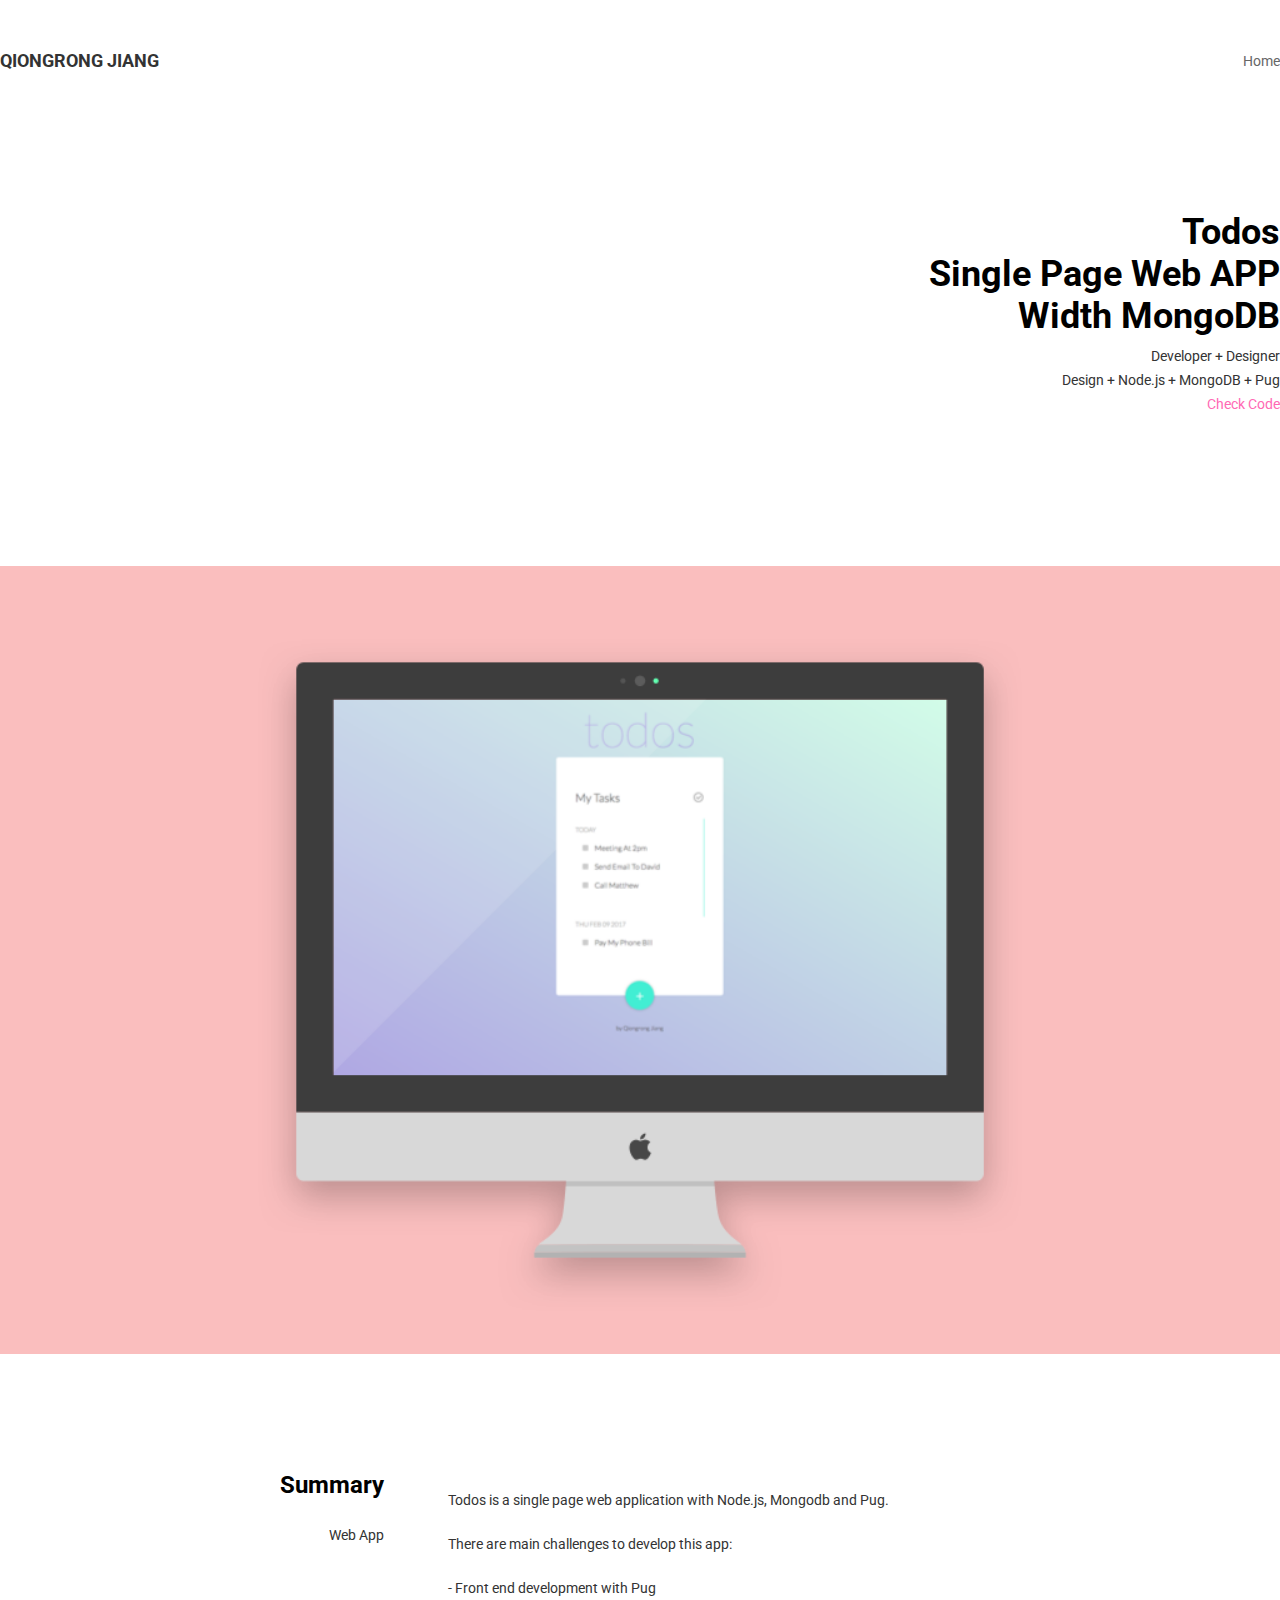
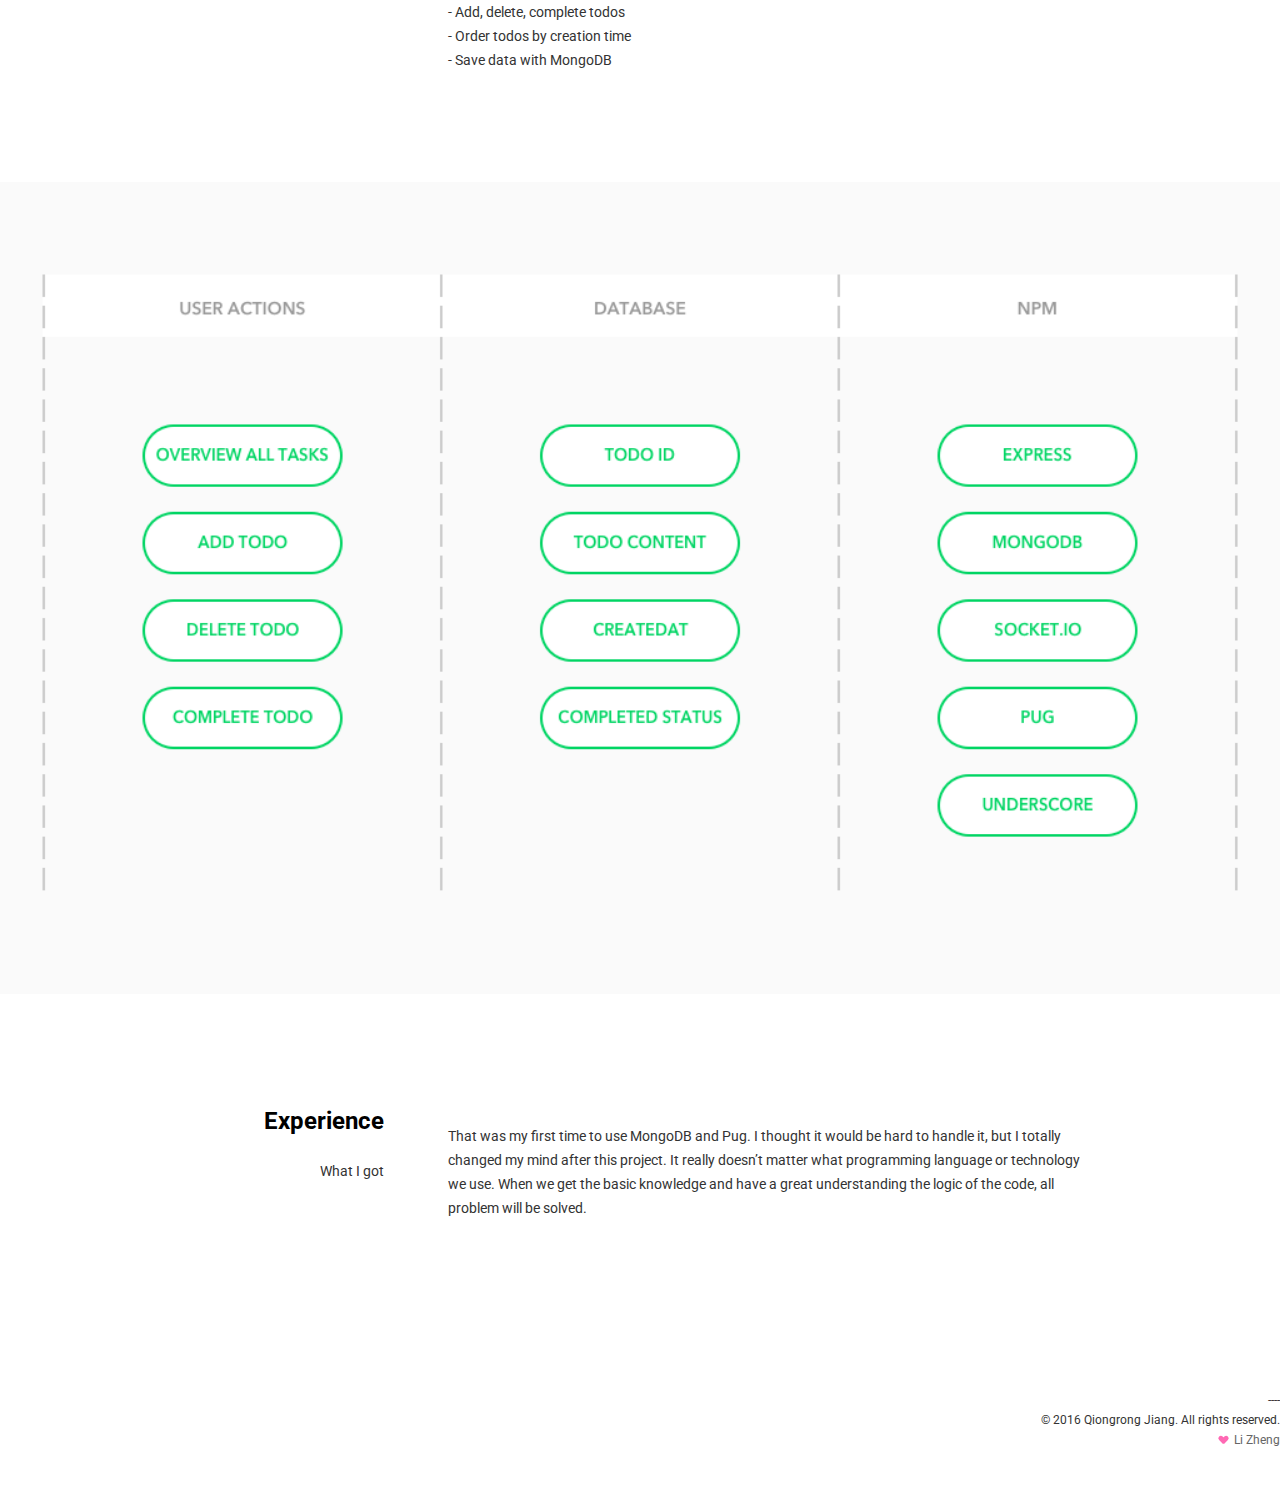
<file: todos.html>
<!DOCTYPE html>
<html lang="en">
<head>
	<meta charset="UTF-8">
	<meta name="viewport" content="width=device-width,initial-scale=1,user-scalable=0">
	<title>Qiongrong Jiang - Portfolio</title>
	<link href='https://fonts.googleapis.com/css?family=Roboto:400,300,500,700' rel='stylesheet' type='text/css'>
	<link rel="stylesheet" href="css/main.css">
</head>
<body class="work-page">
	<main class="main-wrapper">
		<!-- main header -->
		<header class="main-header">
			<a href="http://qiongrongjiang.com/" class="logo">QIONGRONG JIANG</a>

			<nav class="main-nav">

				<ul class="nav__list nav__list--show">
					<li>
						<a href="http://qiongrongjiang.com/" class="line-through">Home</a>
					</li>
				</ul>
			</nav>
		</header>

		<!-- main content -->
		<div class="main-content">
			<!-- intro -->
			<div class="content__slogan">
				<div class="content__intro float--right text-align--right color--darkgrey">
					<h2>Todos<br>Single Page Web APP<br> Width MongoDB</h2>
					<p>Developer + Designer</p>
	        <p>Design + Node.js + MongoDB + Pug</p>
					<p><a href="https://github.com/QiongrongJiang/todos" class="color--pink" target="_blank">Check Code</a></p>
				</div>
			</div>

			<!-- hero image -->
			<img src="img/todos.png" alt="" class="hero-img">
			<!-- detail -->
			<div class="main-sub">
				<aside class="sub-sidebar float--left text-align--right color--darkgrey">
					<h2>Summary</h2>
					<p>Web App</p>
				</aside>
				<div class="sub-content float--left">
					<p>Todos is a single page web application with Node.js, Mongodb and Pug.</p>
          <p>There are main challenges to develop this app:</p>
          <p>- Front end development with Pug<br>
            - Add, delete, complete todos<br>
            - Order todos by creation time<br>
            - Save data with MongoDB</p>
				</div>
			</div>
			<div class="main-sub">
        <img src="img/todos-flow.png" alt="" class="hero-img">
      </div>
			<div class="main-sub">
				<aside class="sub-sidebar float--left text-align--right color--darkgrey">
					<h2>Experience</h2>
					<p>What I got</p>
				</aside>
				<div class="sub-content float--left">
					<p>That was my first time to use MongoDB and Pug. I thought it would be hard to handle it, but I totally changed my mind after this project. It really doesn’t matter what programming language or technology we use. When we get the basic knowledge and have a great understanding the logic of the code, all problem will be solved.</p>
				</div>
			</div>
		</div>

		<!-- main footer -->
		<footer class="main-footer text-align--right color--darkgrey">
			<p>----</p>
			<p class="footer__copyright">© 2016 Qiongrong Jiang. All rights reserved.</p>
			<p><a href="http://mao.li/" title="I Love U" class="footer__link iloveu hover__color--pink"><span class="myheart background--pink"></span>Li Zheng</a></p>
		</footer>
	</main>
	<script src="http://code.jquery.com/jquery-1.12.0.min.js"></script>
	<script src="js/main.js"></script>
</body>
</html>
</file>
<file: css/main.css>
/***************
	Basics
***************/
* {
	padding: 0;
	margin: 0;
	font-family: 'Roboto', sans-serif;
}

a {
	text-decoration: none;
}

li {
	list-style: none;
}

p {
	line-height: 24px;
}

h3 {
	font-size: 24px;
}

.flexbox {
	display: flex;
}

.container {
	max-width: 1024px;
	padding: 0 25px;
	margin: 0 auto;
}

a,
.caption {
	color: #666;
}

.line-through {
	position: relative;
	z-index: 0;
}

.line-through:before {
	border-bottom: 2px solid #ff69b4;
	content: "";
	position: absolute;
	height: 50%;
	width: 0%;
	z-index: -99;
	-webkit-transition: width 0.4s ease-in-out;
	-moz-transition: width 0.4s ease-in-out;
	-ms-transition: width 0.4s ease-in-out;
	-o-transitio: width 0.4s ease-in-out;
	transition: width 0.4s ease-in-out;
}

.line-through--active:before,
.line-through:hover:before {
	width: 100%;
}

/***************
	Commons
***************/
p,
h3,
.logo {
	color: #333;
}

.hover__color--pink:hover,
.color--pink{
	color: #ff69b4;
}

p,
.main-nav {
	font-size: 14px;
}

.hero-img {
	height: 100%;
	width: 100%;
}

.mobile-nav,
.icon__arrow,
.nav__item {
	display: none;
}

.sec-nav__item {
	display: block;
}

/***************
   Main Content
***************/
.main-wrapper {
	margin: 0 auto;
	max-width: 1440px;
}

/***************
   	Header
***************/
.main-header {
	display: flex;
	margin-top: 50px;
	margin-bottom: 80px;
	justify-content: space-between;
}

.logo {
	font-size: 18px;
	font-weight: bold;
	/* margin-top: 10px; */
}

.main-nav {
	display: flex;
	align-items: center;
}

.nav__item {
	margin: 0 20px;
}

.nav__icon {
	height: 21px;
	margin-left: 50px;
	cursor: pointer;
	position: relative;
}

.icon__line {
	position: absolute;
	height: 3px;
	background: #333;
	-webkit-transition: all 0.3s ease-in-out;
	-moz-transition: all 0.3s ease-in-out;
	-o-transition: all 0.3s ease-in-out;
	transition: all 0.3s ease-in-out;
	right: 0;
}

.icon--top {
	width: 12px;
}

.icon--bottom {
	width: 18px;
	top: 15px;
}

.icon__arrow {
	position: absolute;
	width: 5px;
	height: 5px;
	border-right: 2px solid #333;
	border-top: 2px solid #333;
	-webkit-transform: rotate(-135deg);
	-moz-transform: rotate(-135deg);
	-ms-transform: rotate(-135deg);
	-o-transform: rotate(-135deg);
	transform: rotate(-135deg);
	top: 7px;
	left: 0;
}

.icon--top {
	top: 3px;
}

.icon--mid,
.icon__line--animate__top {
	top: 9px;
}

.nav__icon,
.icon--mid,
.nav__icon:hover .icon__line,
.icon__line:hover,
.icon__line--animate__width {
	width: 23px;
}

.rotate {
	-webkit-transform: rotate(-180deg);
	-ms-transform: rotate(-180deg);
	-o-transform: rotate(-180deg);
	transform: rotate(-180deg);
}

.rotate-oppsite {
	-webkit-transform: rotate(180deg);
	-ms-transform: rotate(180deg);
	-o-transform: rotate(180deg);
	transform: rotate(180deg);
}

.content__slogan {
	display: flex;
	justify-content: flex-end;
}

/****
intro
***/
.content__intro {
	margin: 60px 0 150px;
	width: 700px;
	text-align: right;
}

.content__intro h2 {
	font-size: 36px;
	margin-bottom: 7px;
}

.content__intro .line-through:before {
	height: 75%;
}

/****
work
***/

.work__list {
	display: flex;
	flex-wrap: wrap;
}

.work__list img {
	width: 100%;
	display: block;
}

.work__showcase {
	position: relative;
	width: 50%;
	cursor: pointer;
}

.work__showcase:before {
	content: "";
	display: block;
	background: white;
	-webkit-transition: all 0.5s ease-in-out;
	-o-transition: all 0.5s ease-in-out;
	transition: all 0.5s ease-in-out;
}

.work__info {
	top: 0;
	left: 0;
	text-align: center;
	-webkit-transition: all 0.5s ease-in-out;
	-o-transition: all 0.5s ease-in-out;
	transition: all 0.5s ease-in-out;
}

.work__info h3 {
	margin-top: 22%;
}

.work__showcase:before,
.work__info {
	width: 100%;
	height: 100%;
	position: absolute;
	opacity: 0;
}

.work__showcase,
.work__showcase:hover:before,
.work__showcase:hover .work__info{
	opacity: 1;
}

/***************
main sub content
***************/
.main-sub {
	display: flex;
	margin-top: 110px;
}

.main-sub p {
	margin-top: 20px;
}

.sub-sidebar {
	width: 30%;
	margin-right: 5%;
	text-align: right;
}

.sub-sidebar h2 {
	line-height: 35px;
}

.sub-content {
	width: 50%;
}

/****
contact
***/
.contact__list {
	margin-top: 30px;
}

.contact__item {
	display: inline-block;
	margin-right: 25px;
}

/***********
	Footer
************/
.main-footer {
	margin-top: 170px;
	margin-bottom: 50px;
	text-align: right;
	font-size: 12px;
	line-height: 20px;
}

.main-footer p,
.footer__link {
	font-size: 12px;
	line-height: 20px;
}

.footer__link{
	position: relative;
}

.myheart {
	display: inline-block;
	width: 10px;
	height: 9px;
}

.myheart:before,
.myheart:after {
	content: "";
	position: absolute;
	top: 3px;
	background: #ff69b4;
	width: 5px;
	height: 8px;
	border-radius: 10px 10px 0 0;
}

.myheart:before {
	left: -1px;
	-webkit-transform: rotate(-45deg);
	-moz-transform: rotate(-45deg);
	-ms-transform: rotate(-45deg);
	-o-transform: rotate(-45deg);
	transform: rotate(-45deg);
	-webkit-transform-origin: 0 100%;
	-moz-transform-origin: 0 100%;
	-ms-transform-origin: 0 100%;
	-o-transform-origin: 0 100%;
	transform-origin: 0 100%;
}

.myheart:after {
	left: -5px;
	-webkit-transform: rotate(45deg);
	-moz-transform: rotate(45deg);
	-ms-transform: rotate(45deg);
	-o-transform: rotate(45deg);
	transform: rotate(45deg);
	-webkit-transform-origin: 100% 100%;
	-moz-transform-origin: 100% 100%;
	-ms-transform-origin: 100% 100%;
	-o-transform-origin: 100% 100%;
	transform-origin: 100% 100%;
}

/***********
	Responsive
************/

@media screen and (max-width: 768px) {
	.main-wrapper {
		padding: 0 25px;
	}

	.main-header,
	.content__slogan {
		padding: 0;
	}

	.main-header {
		flex-direction: column;
		text-align: center;
	}

	.work-page .main-header {
		height: 50px;
	}

	.main-nav {
		justify-content: center;
		margin-top: 20px;
	}

	.nav__item {
		display: block;
	}

	.nav__icon {
		display: none;
	}

	.content__intro,
	.sub-content,
	.sub-sidebar,
	.work__showcase {
		width: 100%;
	}

	.content__intro {
		text-align: left;
		margin-top: 0;
		margin-bottom: 50px;
	}

	.content__intro h2 {
		font-size: 28px;
	}

	.main-sub {
		flex-direction: column;
	}

	.sub-sidebar {
		text-align: left;
	}
}

@media screen and (max-width: 360px) {
	.work__info h3 {
		margin-top: 18%;
	}
}
</file>
